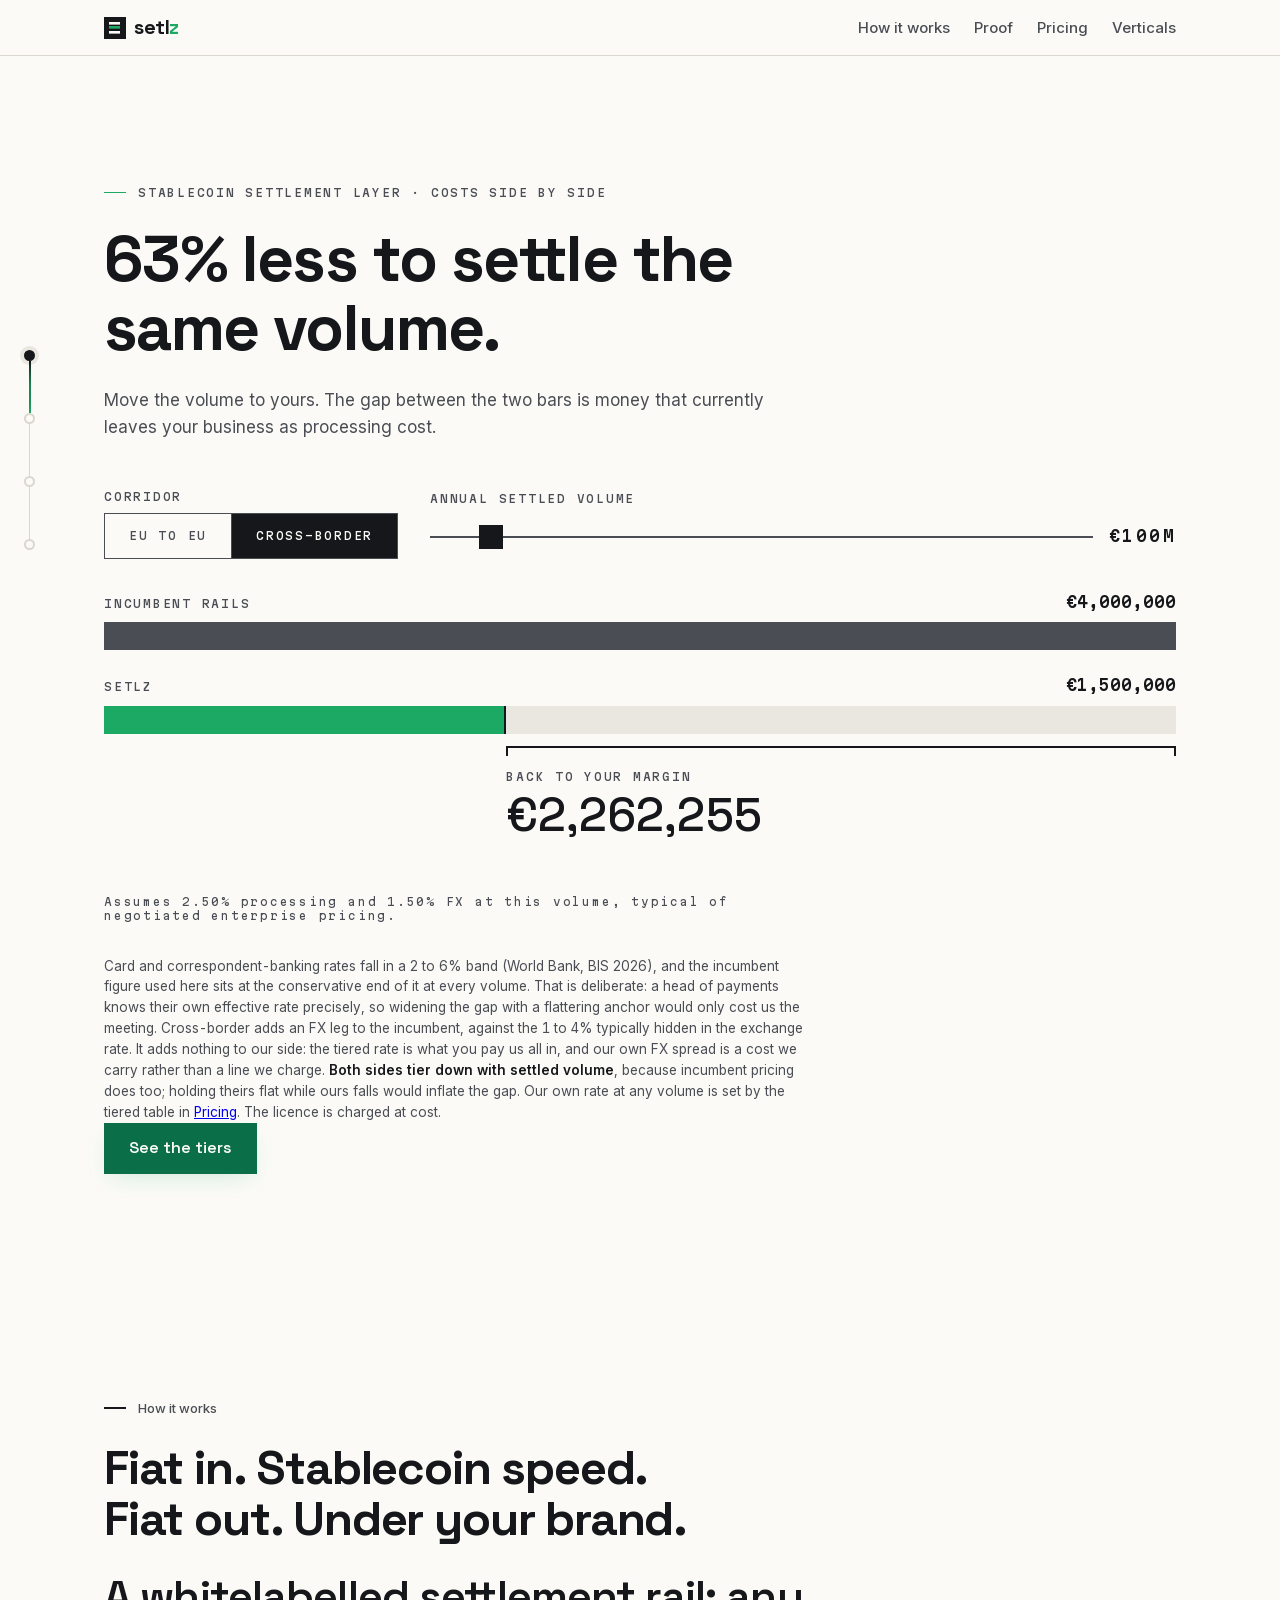
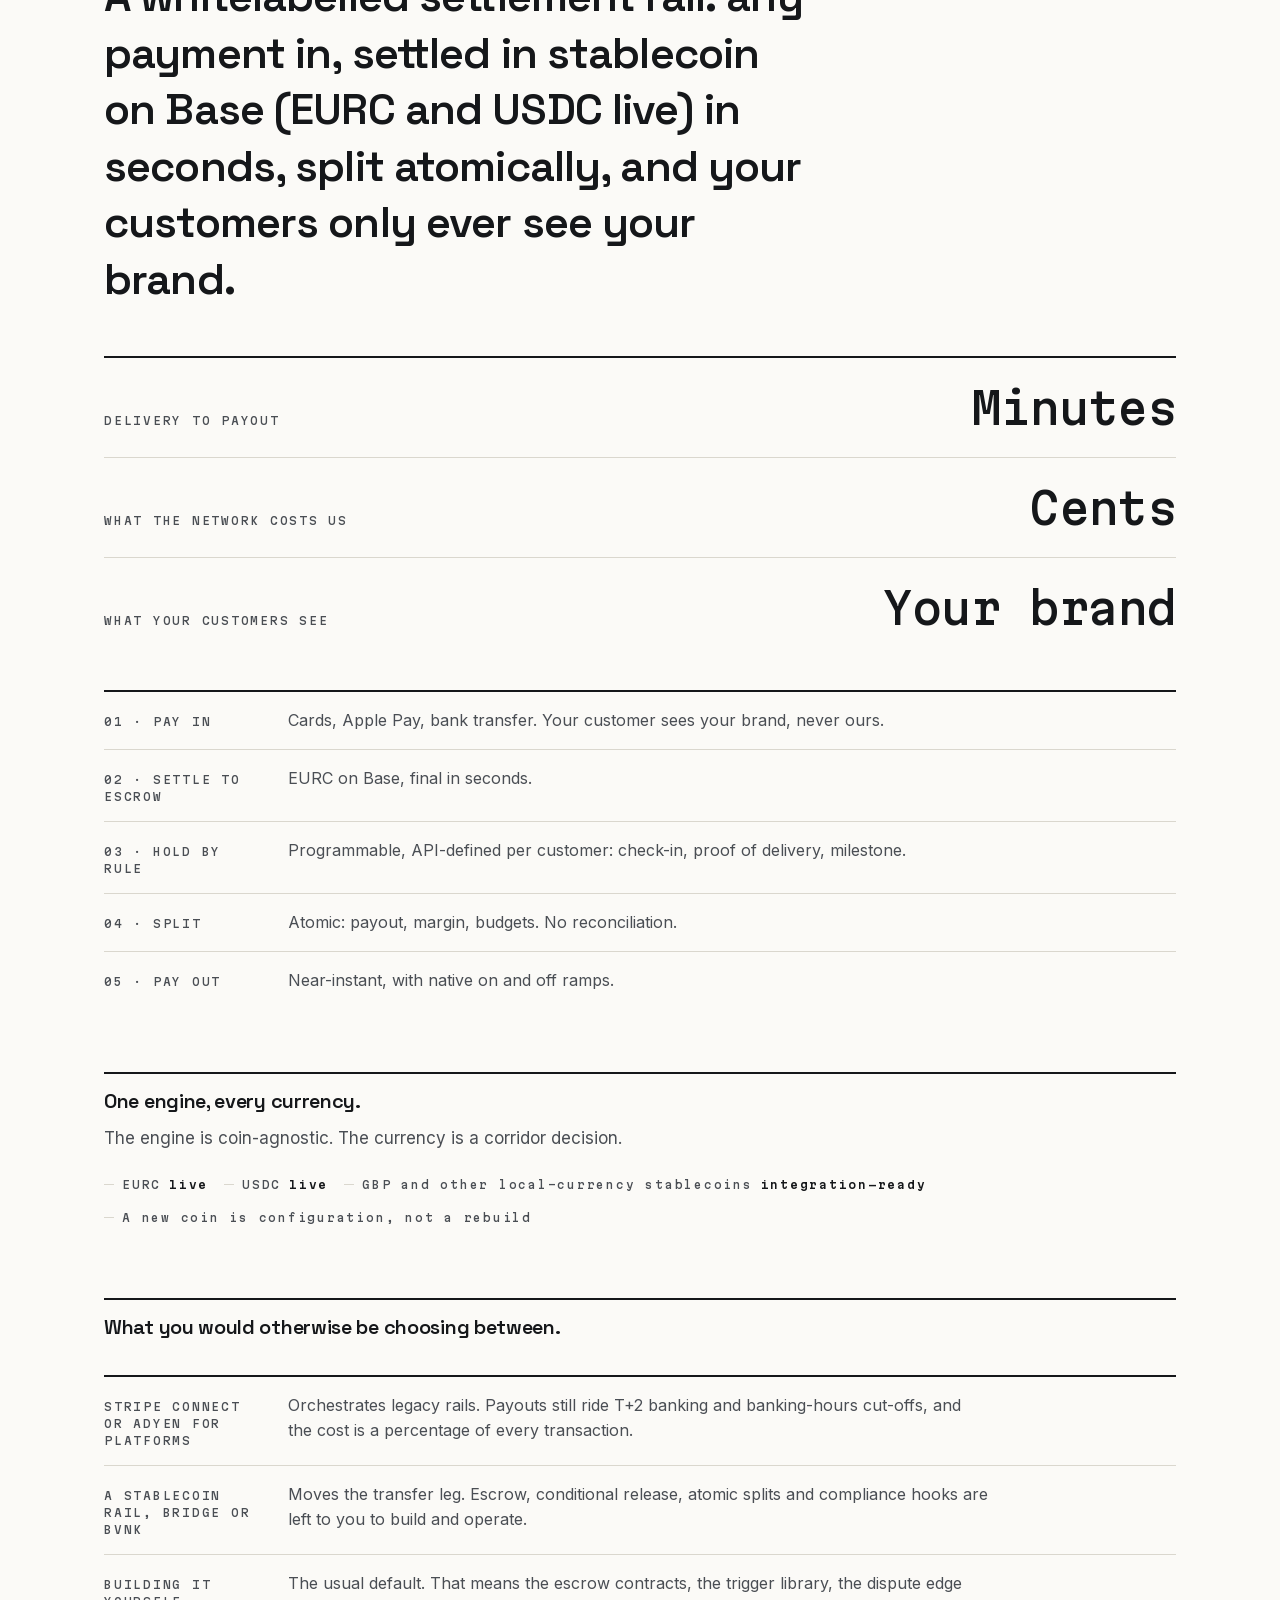
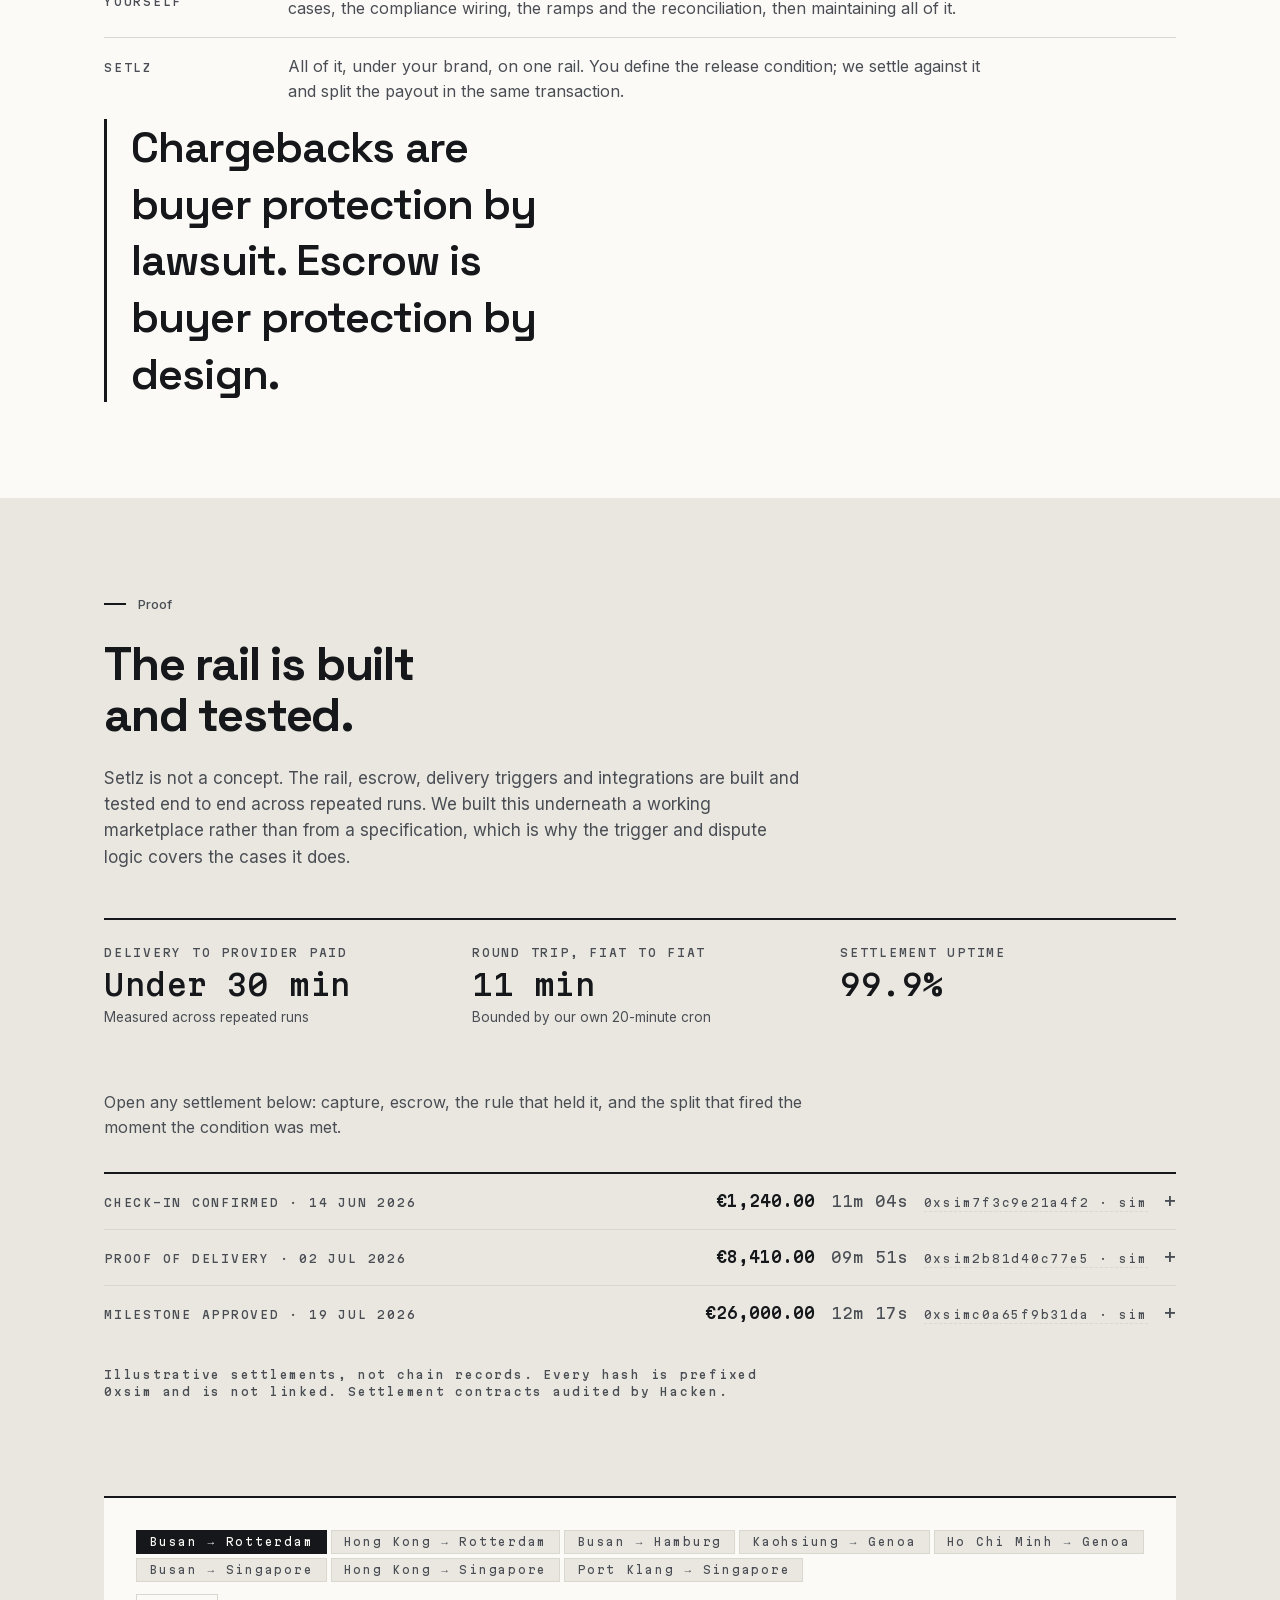
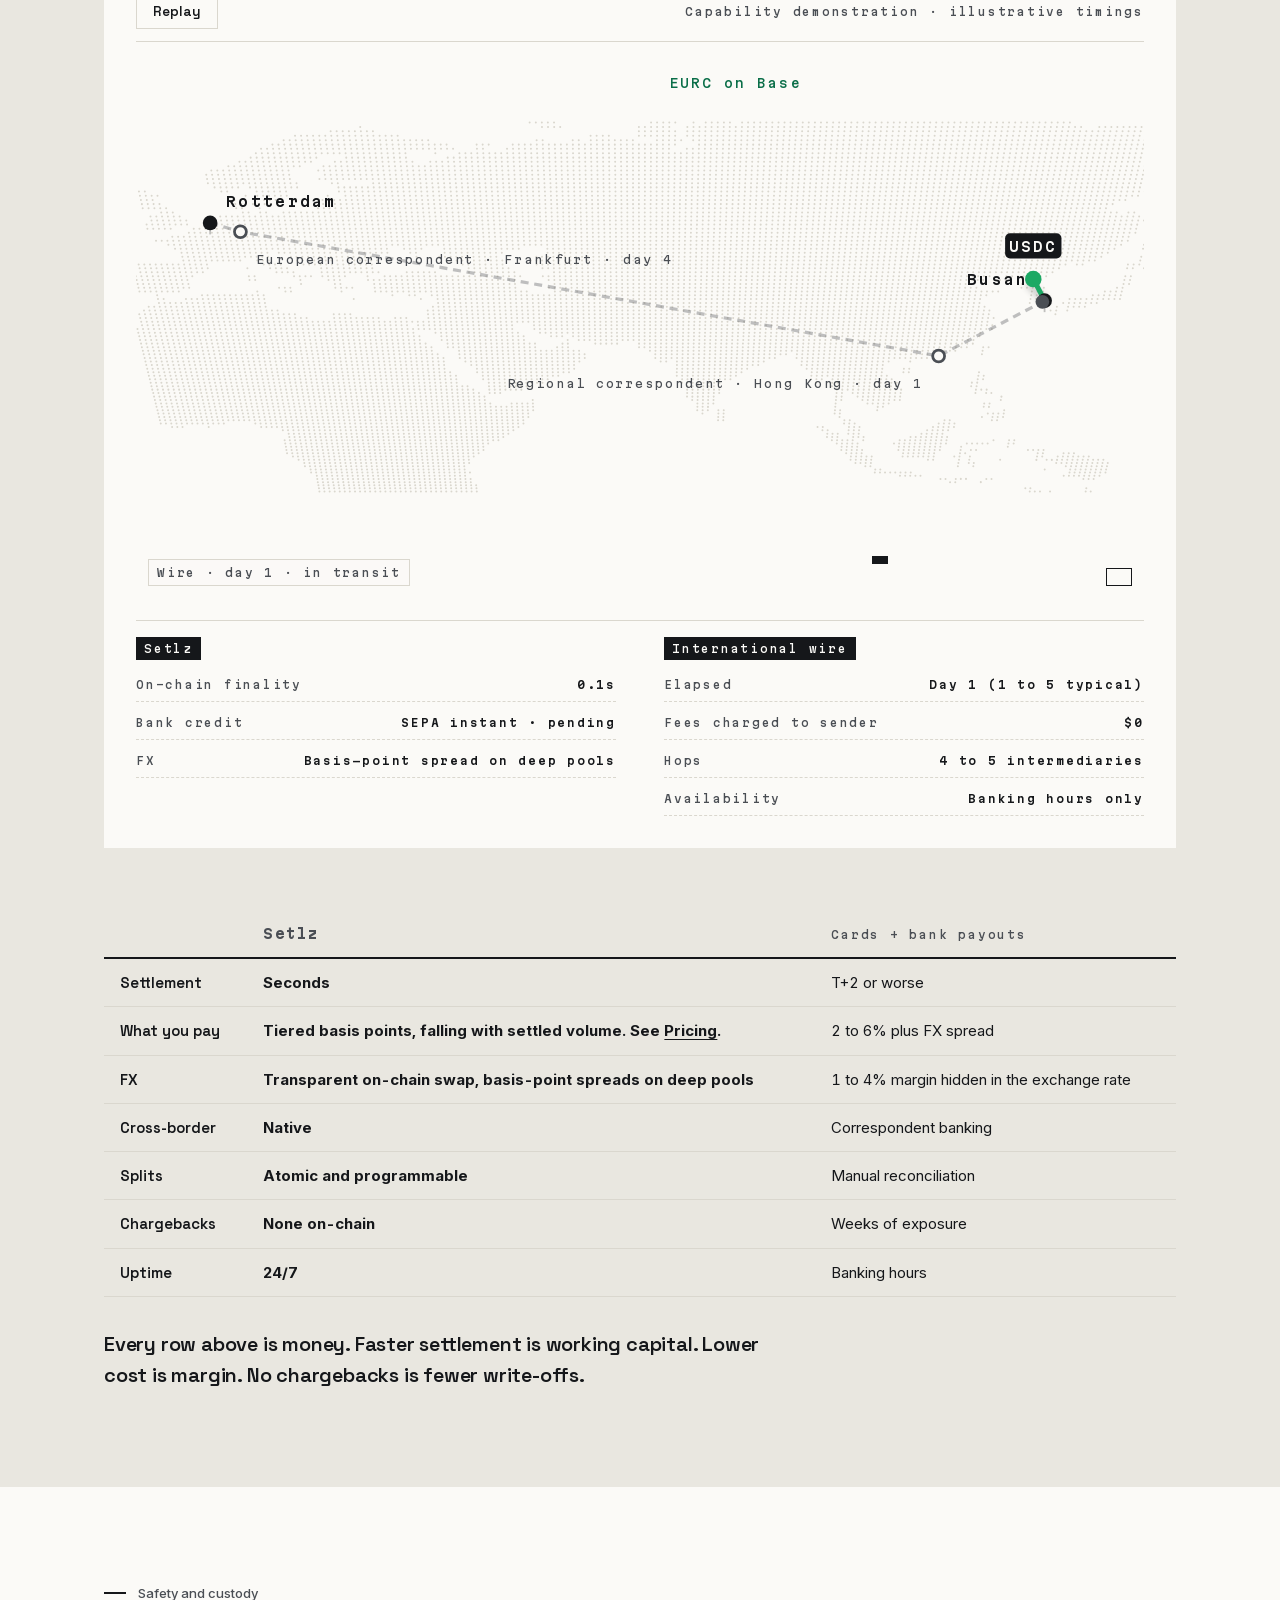
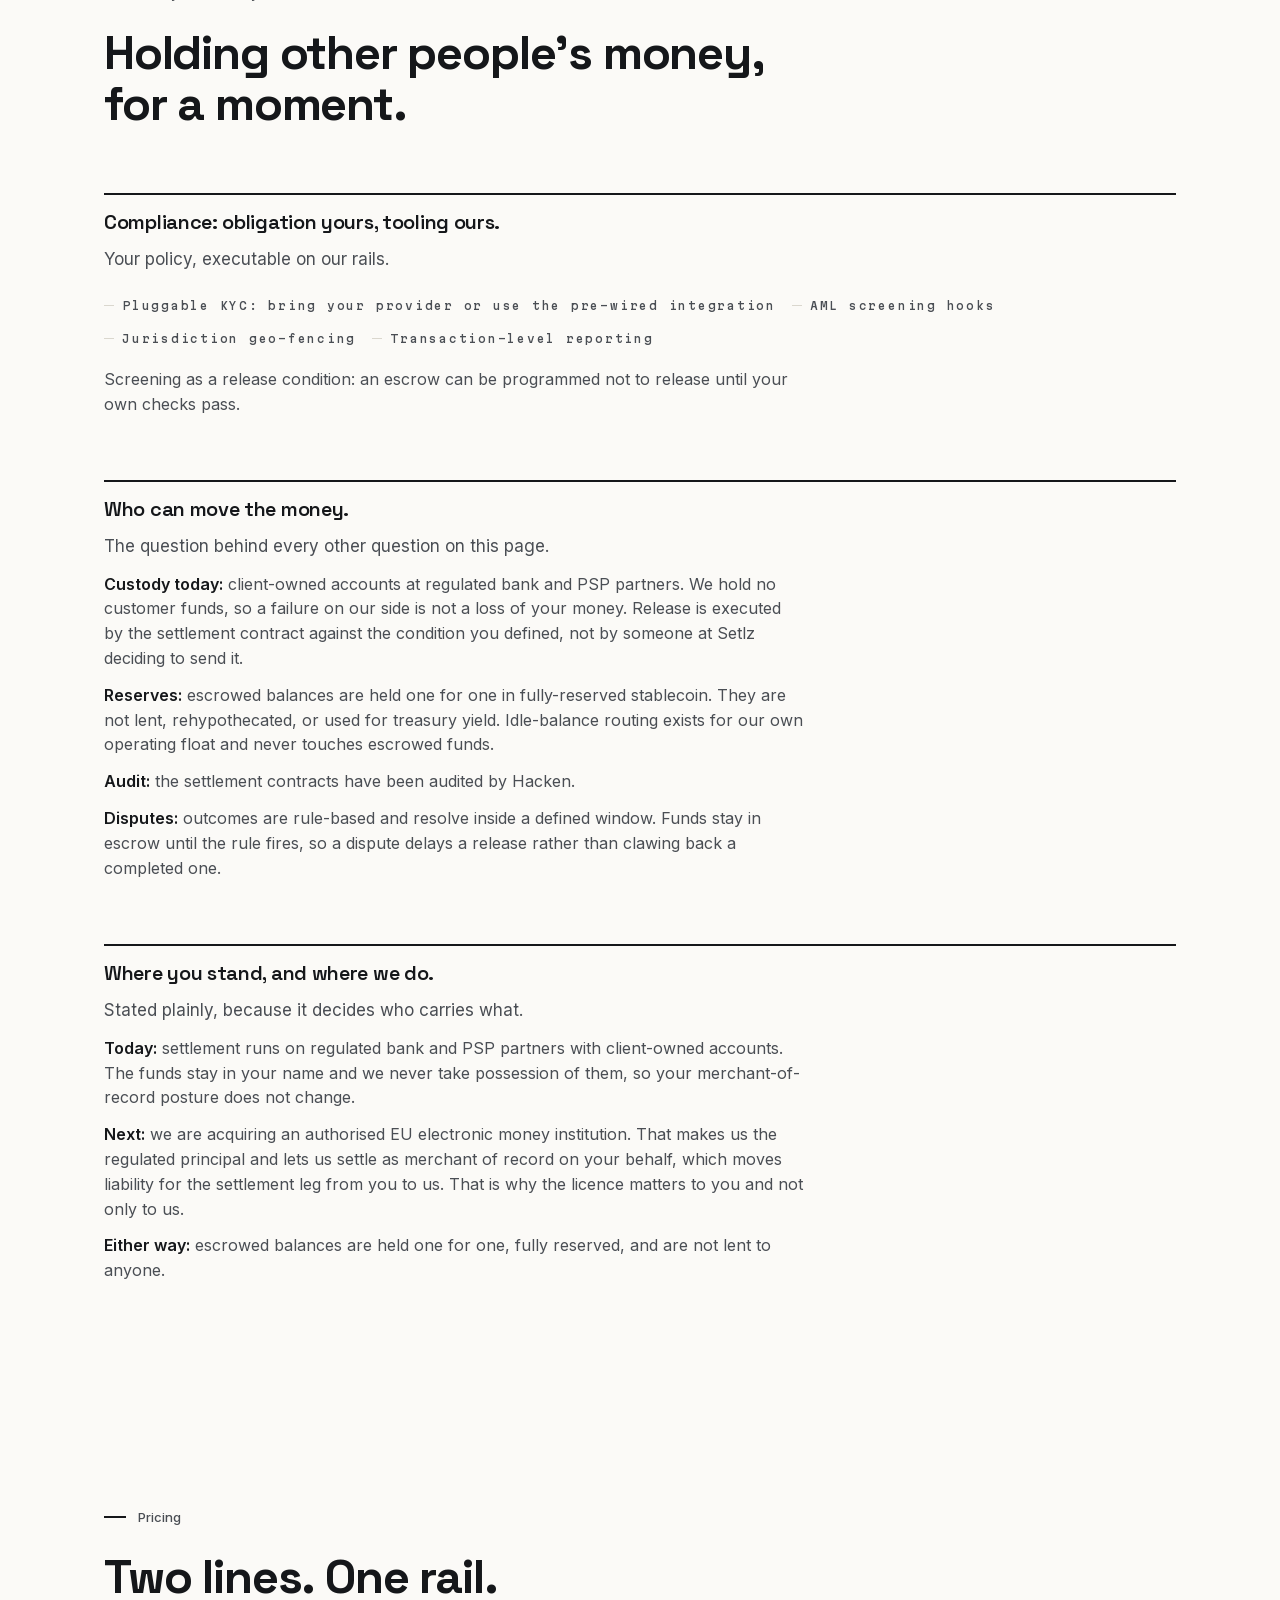
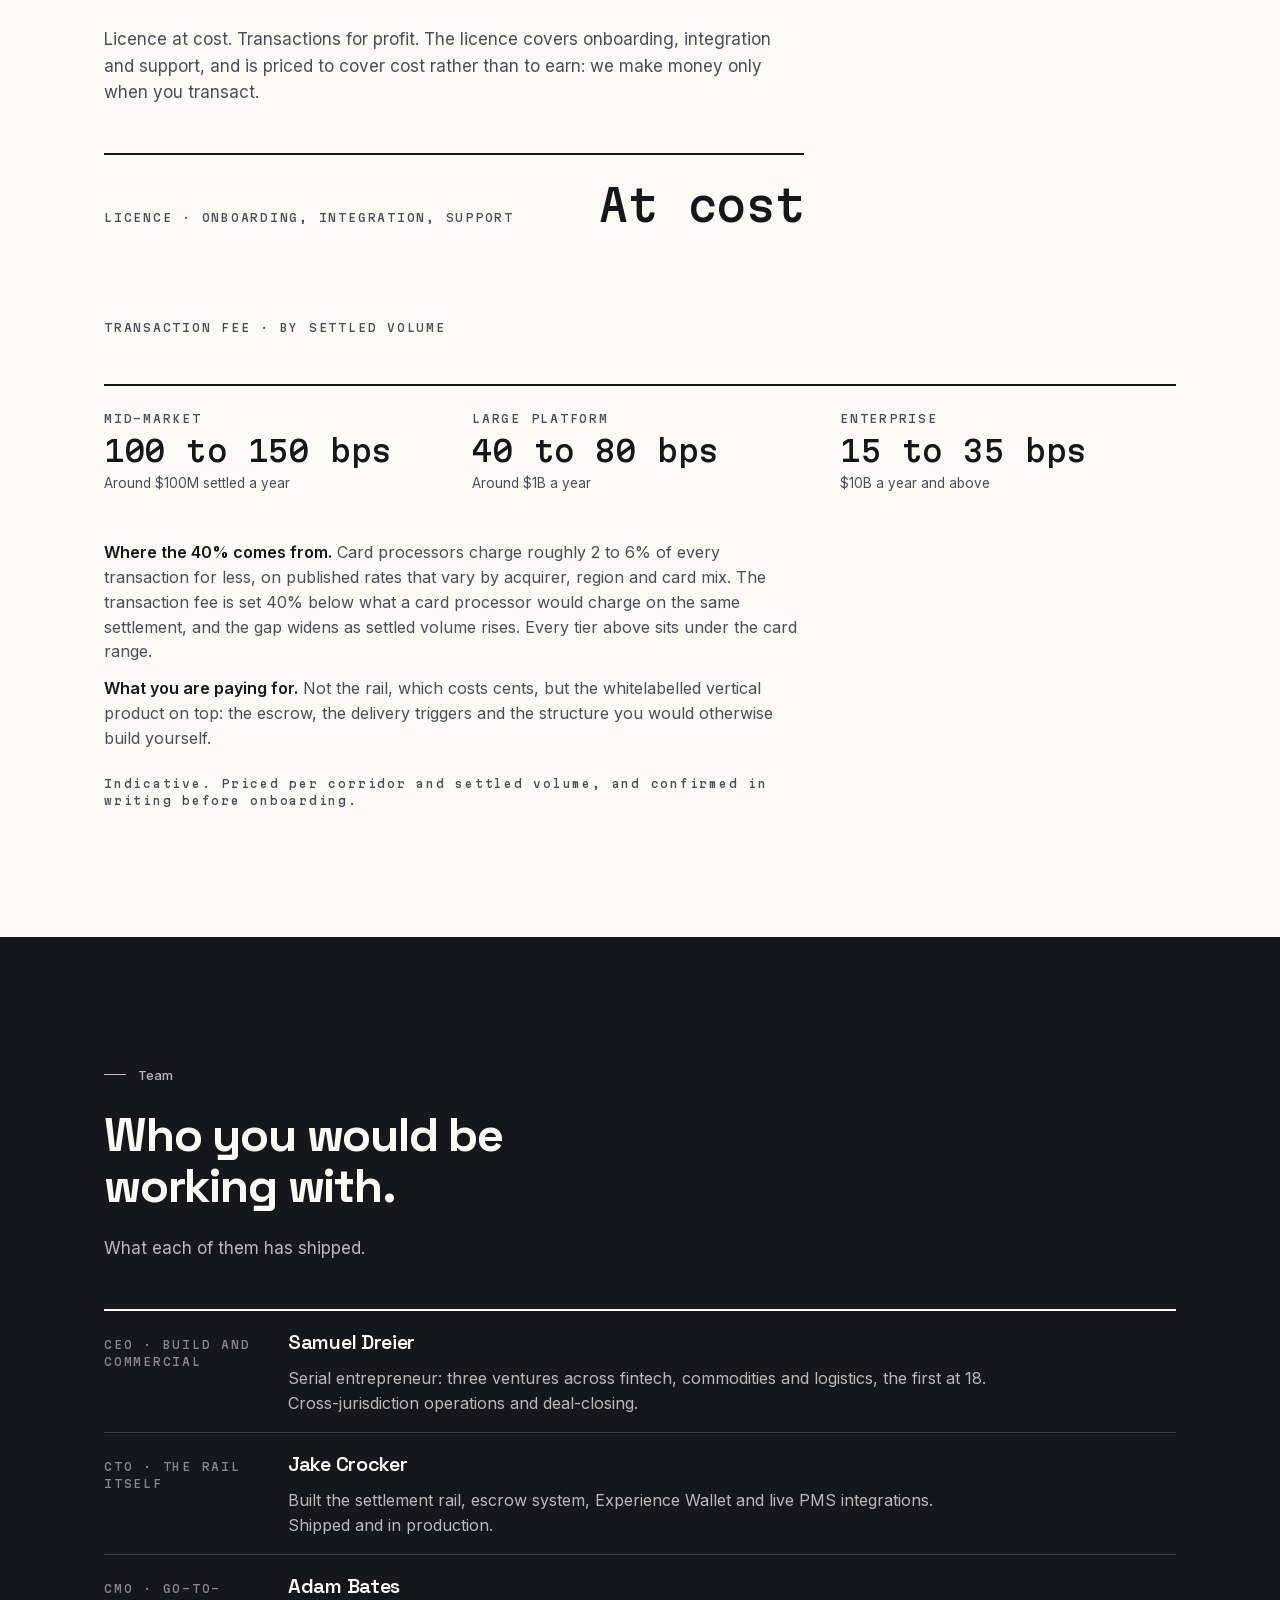
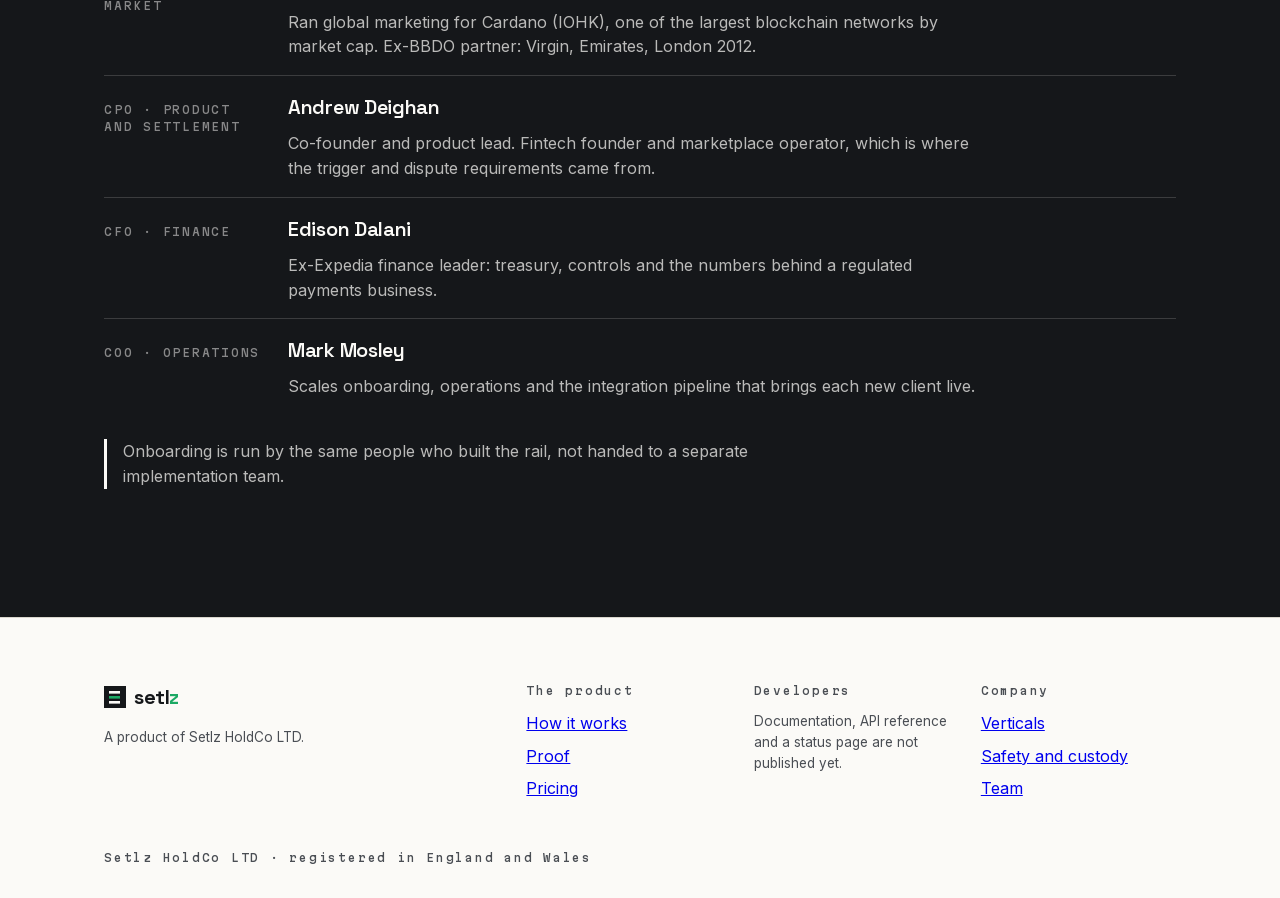
<file: index.html>
<!doctype html>
<html lang="en">
<head>
<meta charset="utf-8">
<meta name="viewport" content="width=device-width, initial-scale=1">
<title>Setlz · whitelabelled stablecoin settlement infrastructure</title>
<meta name="description" content="Settlement infrastructure for platforms that take payment before they deliver. Funds are held against a condition and released the moment delivery lands, settled in stablecoin on Base (EURC and USDC live), split atomically, under your brand.">

<!-- ============================================================
     INDEXING (Phase 6.2 · flipped at launch, 2026-08-04)

     The crawl-blocking fail-safe is deliberately removed: the site is live
     and indexable, paired with the production block in robots.txt. If a
     staging copy of this repo is ever hosted, close that origin with an
     X-Robots-Tag header, never by editing this file.
============================================================ -->
<meta name="robots" content="index, follow">

<link rel="canonical" href="https://setlz.com/">
<meta property="og:type" content="website">
<meta property="og:site_name" content="Setlz">
<meta property="og:title" content="Setlz · whitelabelled stablecoin settlement infrastructure">
<meta property="og:description" content="Settlement infrastructure for platforms that take payment before they deliver. Funds are held against a condition and released the moment delivery lands, settled in stablecoin on Base (EURC and USDC live), split atomically, under your brand.">
<meta property="og:url" content="https://setlz.com/">
<meta property="og:image" content="https://setlz.com/og-image.png">
<meta property="og:image:width" content="1200">
<meta property="og:image:height" content="630">
<meta name="twitter:card" content="summary_large_image">
<meta name="twitter:title" content="Setlz · whitelabelled stablecoin settlement infrastructure">
<meta name="twitter:description" content="Settlement infrastructure for platforms that take payment before they deliver. Funds are held against a condition and released the moment delivery lands, settled in stablecoin on Base (EURC and USDC live), split atomically, under your brand.">
<meta name="twitter:image" content="https://setlz.com/og-image.png">
<!-- Self-hosted variable faces, 94KB total for the latin subset.
     Preloaded so the stylesheet does not gate first paint on a
     third-party round trip. -->
<link rel="preload" href="fonts/inter-latin-var.woff2" as="font" type="font/woff2" crossorigin>
<link rel="preload" href="fonts/martian-mono-latin-var.woff2" as="font" type="font/woff2" crossorigin>
<link rel="preload" href="fonts/space-grotesk-latin-var.woff2" as="font" type="font/woff2" crossorigin>
<link rel="stylesheet" href="styles.css">
</head>
<body>

<!-- ============================================================
     SETTLEMENT RAIL (Phase 3.1)
     The deck's settlement line, vertical and scroll-driven. Node labels and
     sequence are the deck's, unchanged. Decorative only: aria-hidden, no
     focusable children, pointer-events none. Everything it conveys is also
     stated in the page text.
============================================================ -->
<div class="rail" id="rail" aria-hidden="true">
  <div class="rail-track">
    <div class="rail-node" data-node="0"><span class="rail-dot"></span><span class="rail-lbl">Customer pays</span></div>
    <div class="rail-seg" data-seg="0"></div>
    <div class="rail-node" data-node="1"><span class="rail-dot"></span><span class="rail-lbl">Held in escrow</span></div>
    <div class="rail-seg" data-seg="1"></div>
    <div class="rail-node" data-node="2"><span class="rail-dot"></span><span class="rail-lbl">Stablecoin service delivered</span></div>
    <div class="rail-seg" data-seg="2"></div>
    <div class="rail-node" data-node="3"><span class="rail-dot"></span><span class="rail-lbl">Provider paid</span></div>
  </div>
</div>

<!-- ============================================================
     NAV
============================================================ -->
<header class="nav">
  <div class="nav-inner">
    <a class="logo" href="#top">
      <span class="logo-mark" aria-hidden="true"></span>
      <span class="logo-word" data-brand>Setlz</span>
    </a>
    <nav class="nav-links">
      <a href="#how">How it works</a>
      <a href="#proof">Proof</a>
      <a href="#pricing">Pricing</a>
      <a href="/verticals/">Verticals</a>
    </nav>
  </div>
</header>

<main id="top">


<!-- ============================================================
     1. HERO  ·  SETTLEMENT COST COMPARISON

     The primary hero. A platform's annual settlement cost on incumbent rails
     against the same volume on Setlz, where the GAP BETWEEN THE TWO BARS is
     the saving. Live volume control and a corridor toggle.

     WHAT IS DELIBERATELY ABSENT: any figure describing what the platform
     charges its own customers. No commission, no take rate, no split. We do
     not know it and must never assert it. Every figure here is either our own
     published rate or a sourced third-party rate, and the note says which.

     THE ONE ALIGNMENT RULE: the Setlz bar width and the bracket's left edge
     both read the single custom property --setlz-w, set in one place by
     app.js. They are never set independently. If they were they would drift
     at some viewport width and the entire point of the graphic breaks.

     Static markup below is the completed EU-to-EU state at the €100M default,
     so with JavaScript disabled the hero shows a correct, readable comparison
     rather than two empty bars. app.js takes over from that state.
============================================================ -->
<section class="hero tier-primary" id="hero">
  <div class="container">
    <p class="cc-eyebrow"><span class="cc-eyebrow-rule" aria-hidden="true"></span>Stablecoin settlement layer &middot; costs side by side</p>

    <!-- The saving percentage is computed, never hardcoded in copy. A figure
         rather than a spelled-out word: "Forty" and "Sixty-three" are
         different widths, so the headline re-wrapped on every corridor
         change. -->
    <h1 class="hero-h1"><span class="hero-pct" id="cc-pct">63</span>% less to settle the same volume.</h1>
    <p class="hero-sub">Move the volume to yours. The gap between the two bars is money that currently leaves your business as processing cost.</p>

    <div class="cc" id="cc">
      <div class="cc-controls">
        <!-- A real radio group. Native inputs rather than role="radio" divs:
             arrow-key operation, the checked state and the group semantics all
             come from the platform, and aria-checked on a native radio is
             redundant. Only the presentation is custom. -->
        <fieldset class="cc-corridor">
          <legend class="cc-legend">Corridor</legend>
          <div class="cc-seg">
            <label class="cc-seg-opt">
              <input type="radio" name="cc-corridor" value="eu">
              <span>EU to EU</span>
            </label>
            <label class="cc-seg-opt">
              <!-- Cross-border is the default: the beachhead is APAC to Europe,
                   so the default must match the corridors the map shows. -->
              <input type="radio" name="cc-corridor" value="xb" checked>
              <span>Cross-border</span>
            </label>
          </div>
        </fieldset>

        <div class="cc-vol">
          <label class="cc-legend" for="cc-volume">Annual settled volume</label>
          <div class="cc-vol-row">
            <input class="cc-range" type="range" id="cc-volume" min="25" max="1000" step="5" value="100">
            <output class="cc-vol-out" id="cc-volume-out" for="cc-volume">&euro;100M</output>
          </div>
        </div>
      </div>

      <!-- --setlz-w is the single source of truth for the proportion. -->
      <div class="cc-bars" id="cc-bars" style="--setlz-w: 37.5%">
        <div class="cc-row">
          <div class="cc-row-head">
            <span class="cc-row-label">Incumbent rails</span>
            <span class="cc-amt" id="cc-inc-amt">&euro;4,000,000</span>
          </div>
          <div class="cc-track"><span class="cc-fill cc-fill-inc" id="cc-inc-fill"></span></div>
        </div>

        <div class="cc-row">
          <div class="cc-row-head">
            <span class="cc-row-label"><span data-brand>Setlz</span></span>
            <span class="cc-amt" id="cc-setlz-amt">&euro;1,600,000</span>
          </div>
          <div class="cc-track"><span class="cc-fill cc-fill-setlz" id="cc-setlz-fill"></span></div>
        </div>

        <!-- Same width as the tracks above by construction: both are full-width
             children of .cc-bars, so a percentage means the same thing in both
             and the bracket cannot drift from the bar end. -->
        <div class="cc-gap">
          <div class="cc-bracket is-shown" id="cc-bracket" aria-hidden="true"></div>
          <div class="cc-saving is-shown" id="cc-saving">
            <span class="cc-saving-label">Back to your margin</span>
            <span class="cc-saving-amt" id="cc-saving-amt">&euro;2,500,000</span>
            <span class="cc-cume is-shown" id="cc-cume">Over three years <strong id="cc-cume-amt">&euro;7,500,000</strong></span>
          </div>
        </div>
      </div>

      <!-- At a billion euro a reader asks what they are being compared
           against. Naming the incumbent assumption at the CURRENT volume
           pre-empts the objection instead of waiting for it. Computed, never
           written: it moves with the slider. -->
      <p class="cc-assume" id="cc-assume"></p>

      <p class="cc-note">Card and correspondent-banking rates fall in a 2 to 6% band (World Bank, BIS 2026), and the incumbent figure used here sits at the conservative end of it at every volume. That is deliberate: a head of payments knows their own effective rate precisely, so widening the gap with a flattering anchor would only cost us the meeting. Cross-border adds an FX leg to the incumbent, against the 1 to 4% typically hidden in the exchange rate. It adds nothing to our side: the tiered rate is what you pay us all in, and our own FX spread is a cost we carry rather than a line we charge. <strong>Both sides tier down with settled volume</strong>, because incumbent pricing does too; holding theirs flat while ours falls would inflate the gap. Our own rate at any volume is set by the tiered table in <a href="#pricing">Pricing</a>. The licence is charged at cost.</p>

      <div class="sr-only" aria-live="polite" id="cc-live"></div>
    </div>

    <!-- One action. The request-a-demo CTA was removed along with the form, so
         the tiered table is the remaining next step. -->
    <div class="hero-ctas">
      <a class="btn btn-primary" href="#pricing">See the tiers</a>
    </div>
  </div>
</section>

<!-- ============================================================
     2. WHAT IT IS
============================================================ -->

<!-- ============================================================
     2. HOW IT WORKS
     Consolidation (Phase 1.0): absorbs What it is as its lede, the five
     steps, the escrow demo and the currency engine. One eyebrow, one
     headline, one closing thought.
============================================================ -->
<section class="section band tier-standard" id="how">
  <div class="container">
    <p class="eyebrow">How it works</p>
    <h2 class="h2">Fiat in. Stablecoin speed.<br>Fiat out. Under your brand.</h2>
    <!-- NOT "a rail they own, not rent". They license the rail from us: that is
         the whole business model, a licence at cost plus a transaction fee. If
         they owned it there would be nothing to integrate and nothing to pay
         for. What is theirs is the brand and the customer relationship; the
         rail is ours, and saying otherwise is a claim a buyer would unpick in
         the first call. -->
<p class="statement reveal">A whitelabelled settlement rail: any payment in, settled in stablecoin on Base (EURC and USDC live) in seconds, split atomically, and your customers only ever see your brand.</p>

<div class="group reveal">
      <div class="grow grow-lv"><span class="glabel">Delivery to payout</span><span class="gval-lg">Minutes</span></div>
      <!-- This is our cost, not our price. The old label scoped it with a
           qualifier ("the stablecoin leg") and still read as what we charge.
           A figure that needs a footnote to be read correctly is the wrong
           figure; the label now says whose money it is. -->
      <div class="grow grow-lv"><span class="glabel">What the network costs us</span><span class="gval-lg">Cents</span></div>
      <!-- Was labelled "Ownership", which claimed the customer owns the rail.
           They do not. What they get is their brand on the front of it. -->
      <div class="grow grow-lv"><span class="glabel">What your customers see</span><span class="gval-lg">Your brand</span></div>
    </div>

<div class="group reveal">
      <div class="grow grow-def"><span class="glabel">01 &middot; Pay in</span><p>Cards, Apple Pay, bank transfer. Your customer sees your brand, never ours.</p></div>
      <div class="grow grow-def"><span class="glabel">02 &middot; Settle to escrow</span><p>EURC on Base, final in seconds.</p></div>
      <div class="grow grow-def"><span class="glabel">03 &middot; Hold by rule</span><p>Programmable, API-defined per customer: check-in, proof of delivery, milestone.</p></div>
      <div class="grow grow-def"><span class="glabel">04 &middot; Split</span><p>Atomic: payout, margin, budgets. No reconciliation.</p></div>
      <div class="grow grow-def"><span class="glabel">05 &middot; Pay out</span><p>Near-instant, with native on and off ramps.</p></div>
    </div>

<!-- Multi-coin strip (change order v2.5). Compact, not a numbered section. -->
    <div class="block reveal">
      <h3>One engine, every currency.</h3>
      <p class="block-lead">The engine is coin-agnostic. The currency is a corridor decision.</p>
      <ul class="ilist">
        <li>EURC <strong>live</strong></li>
        <li>USDC <strong>live</strong></li>
        <li>GBP and other local-currency stablecoins <strong>integration-ready</strong></li>
        <li>A new coin is configuration, not a rebuild</li>
      </ul>
    </div>


    <!-- The three options a platform actually chooses between (Phase 5.5).
         Factual, no adjectives, no defensibility language. States what each
         option leaves the platform to do. -->
    <div class="block reveal">
      <h3>What you would otherwise be choosing between.</h3>
      <div class="group">
        <div class="grow grow-def">
          <span class="glabel">Stripe Connect or Adyen for Platforms</span>
          <p>Orchestrates legacy rails. Payouts still ride T+2 banking and banking-hours cut-offs, and the cost is a percentage of every transaction.</p>
        </div>
        <div class="grow grow-def">
          <span class="glabel">A stablecoin rail, Bridge or BVNK</span>
          <p>Moves the transfer leg. Escrow, conditional release, atomic splits and compliance hooks are left to you to build and operate.</p>
        </div>
        <div class="grow grow-def">
          <span class="glabel">Building it yourself</span>
          <p>The usual default. That means the escrow contracts, the trigger library, the dispute edge cases, the compliance wiring, the ramps and the reconciliation, then maintaining all of it.</p>
        </div>
        <div class="grow grow-def">
          <span class="glabel"><span data-brand>Setlz</span></span>
          <p>All of it, under your brand, on one rail. You define the release condition; we settle against it and split the payout in the same transaction.</p>
        </div>
      </div>
    </div>

<div class="pullquotes">
      <p class="pullquote reveal">Chargebacks are buyer protection by lawsuit. Escrow is buyer protection by design.</p>
    </div>
  </div>
</section>

<!-- ============================================================
     3. PROOF
     Absorbs the measured figures, the settlement anatomy and the
     comparison table.
============================================================ -->
<section class="section band-support tier-standard" id="proof">
  <div class="container">
    <p class="eyebrow">Proof</p>
    <h2 class="h2">The rail is built<br>and tested.</h2>
<!-- Proof (deck slide 09). Relocated here when the race widget was deleted:
         this is section content, not demo chrome, and it belongs beside the
         surviving demo. -->
    <p class="race-caption"><span data-brand>Setlz</span> is not a concept. The rail, escrow, delivery triggers and integrations are built and tested end to end across repeated runs. We built this underneath a working marketplace rather than from a specification, which is why the trigger and dispute logic covers the cases it does.</p>

    <!-- Three columns, not three rows. As stacked .grow-lv rows the label sat
         hard left and the value hard right with ~300px of nothing between
         them, three times over, and the long qualifiers made the labels wrap
         into the void. Splitting each into label / value / qualifier and
         setting them side by side removes the gap, drops the block from 305px
         to about half that, and lets the three figures read as one band
         instead of three lonely lines. -->
    <div class="statband reveal">
      <div class="statband-cell">
        <span class="glabel">Delivery to provider paid</span>
        <span class="statband-val">Under 30 min</span>
        <span class="statband-note">Measured across repeated runs</span>
      </div>
      <div class="statband-cell">
        <span class="glabel">Round trip, fiat to fiat</span>
        <span class="statband-val">11 min</span>
        <span class="statband-note">Bounded by our own 20-minute cron</span>
      </div>
      <div class="statband-cell">
        <span class="glabel">Settlement uptime</span>
        <span class="statband-val">99.9%</span>
      </div>
    </div>

    <!-- Was a second .section-lede at 19.6px, which read as a second headline
         in a section that already has one. Demoted to an instruction sitting
         directly on the rows it describes. -->
    <p class="pstats-lede reveal">Open any settlement below: capture, escrow, the rule that held it, and the split that fired the moment the condition was met.</p>
    <div class="group reveal" id="anat-rows"></div>
    <p class="anat-foot mono" id="anat-foot"></p>
    <div class="sr-only" aria-live="polite" id="anat-live"></div>

<!-- Cross-border world map race (change order v2.3). All corridor data in WM_CONFIG in app.js. -->
    <div class="wm reveal" id="wm">
      <div class="wm-top">
        <div class="wm-corridors" id="wm-corridors" role="group" aria-label="Corridor presets"></div>
        <button class="btn btn-ghost btn-sm" id="wm-replay" type="button">Replay</button>
        <span class="mono wm-note">Capability demonstration &middot; illustrative timings</span>
      </div>

      <div class="wm-map" id="wm-map">
        <svg id="wm-svg" preserveAspectRatio="xMidYMid meet" aria-hidden="true"></svg>
        <div class="wm-ov wm-daybox mono" id="wm-daybox" hidden></div>
        <div class="wm-ov wm-stall mono" id="wm-stall" hidden>Banking hours</div>
        <div class="wm-ov wm-flipcap" id="wm-flipcap" hidden></div>
        <div class="wm-ov wm-dest" id="wm-dest" hidden>
          <!-- id and class keep normal spelling per the README identifier rule;
               only the rendered text uses the brand spelling. Renaming these to
               "settled" silently broke the JS hook and the CSS. -->
          <div class="mono wm-settled" id="wm-settled"></div>
          <div class="mono wm-stage2" id="wm-stage2" hidden></div>
        </div>
      </div>

      <div class="wm-meters">
        <div class="wm-lane wm-lane-setlz">
          <span class="mono wm-lane-title" id="wm-lane-brand">Setlz</span>
          <div class="mono wm-row"><span>On-chain finality</span><span id="wm-fin">0.0s</span></div>
          <div class="mono wm-row"><span>Bank credit</span><span id="wm-credit">SEPA instant · pending</span></div>
          <div class="mono wm-row"><span>FX</span><span>Basis-point spread on deep pools</span></div>
        </div>
        <div class="wm-lane">
          <span class="mono wm-lane-title">International wire</span>
          <div class="mono wm-row"><span>Elapsed</span><span id="wm-elapsed">Not started</span></div>
          <!-- "charged to sender" is the like-for-like marker against the
               Setlz lane's "Network cost to us". The "typical" hedge lives in
               the value ("$30 to 40 typical"), so the label stays short: at
               390px this row is a flex pair and a long label crowds the
               figure. -->
          <div class="mono wm-row"><span>Fees charged to sender</span><span><span id="wm-fees">$0</span></span></div>
          <div class="mono wm-row"><span>Hops</span><span>4 to 5 intermediaries</span></div>
          <div class="mono wm-row"><span>Availability</span><span>Banking hours only</span></div>
        </div>
      </div>

      <p class="wm-payoff" id="wm-payoff" hidden></p>
      <div class="sr-only" aria-live="polite" id="wm-live"></div>
    </div>
<div class="table-scroll reveal">
      <table class="compare-table">
        <thead>
          <tr>
            <th class="mono"><span class="sr-only">Capability</span></th>
            <th class="mono th-setlz" data-brand>Setlz</th>
            <th class="mono">Cards + bank payouts</th>
          </tr>
        </thead>
        <tbody>
          <tr><td>Settlement</td><td class="cell-win" data-c="Setlz">Seconds</td><td data-c="Cards + bank payouts">T+2 or worse</td></tr>
          <!-- Like for like: both cells are what the platform pays. The old row
               compared our on-chain cost against their price, which is the one
               line on this page a head of payments would catch first. Our side
               points at the tiered table rather than restating a rate, because
               the table is the only place a rate of ours appears. -->
          <tr><td>What you pay</td><td class="cell-win" data-c="Setlz">Tiered basis points, falling with settled volume. See <a href="#pricing">Pricing</a>.</td><td data-c="Cards + bank payouts">2 to 6% plus FX spread</td></tr>
          <tr><td>FX</td><td class="cell-win" data-c="Setlz">Transparent on-chain swap, basis-point spreads on deep pools</td><td data-c="Cards + bank payouts">1 to 4% margin hidden in the exchange rate</td></tr>
          <tr><td>Cross-border</td><td class="cell-win" data-c="Setlz">Native</td><td data-c="Cards + bank payouts">Correspondent banking</td></tr>
          <tr><td>Splits</td><td class="cell-win" data-c="Setlz">Atomic and programmable</td><td data-c="Cards + bank payouts">Manual reconciliation</td></tr>
          <tr><td>Chargebacks</td><td class="cell-win" data-c="Setlz">None on-chain</td><td data-c="Cards + bank payouts">Weeks of exposure</td></tr>
          <tr><td>Uptime</td><td class="cell-win" data-c="Setlz">24/7</td><td data-c="Cards + bank payouts">Banking hours</td></tr>
        </tbody>
      </table>
    </div>

    <p class="compare-close reveal">Every row above is money. Faster settlement is working capital. Lower cost is margin. No chargebacks is fewer write-offs.</p>
  </div>
</section>

<!-- ============================================================
     4. SAFETY AND CUSTODY
     Absorbs the compliance content. The security and custody material
     itself is Phase 4.2 and is deliberately not written yet.
============================================================ -->
<section class="section band tier-standard" id="safety">
  <div class="container">
    <p class="eyebrow">Safety and custody</p>
    <h2 class="h2">Holding other people's money,<br>for a moment.</h2>
<!-- Compliance modules (change order v2.9). Frame: your policy, executable on
         our rails. Never "we handle compliance", never "we perform KYC for you". -->
    <div class="block reveal">
      <h3>Compliance: obligation yours, tooling ours.</h3>
      <p class="block-lead">Your policy, executable on our rails.</p>
      <ul class="ilist">
        <li>Pluggable KYC: bring your provider or use the pre-wired integration</li>
        <li>AML screening hooks</li>
        <li>Jurisdiction geo-fencing</li>
        <li>Transaction-level reporting</li>
      </ul>
      <p class="block-support">Screening as a release condition: an escrow can be programmed not to release until your own checks pass.</p>
    </div>

    <!-- ============================================================
         4.2 SAFETY AND CUSTODY
         Only what can be stated truthfully today. The audit is real (Hacken).
         Multisig threshold and insurance position are deliberately absent, per
         instruction, not omitted by oversight.

         Facts still required (Hacken report URL and date, uptime backing,
         escalation path) are recorded in README.md, launch checklist item 3.
         They are deliberately not marked here: page source must stay free of
         placeholder tokens now the site is live.
    ============================================================ -->
    <div class="block reveal">
      <h3>Who can move the money.</h3>
      <p class="block-lead">The question behind every other question on this page.</p>
      <p class="block-support"><strong>Custody today:</strong> client-owned accounts at regulated bank and PSP partners. We hold no customer funds, so a failure on our side is not a loss of your money. Release is executed by the settlement contract against the condition you defined, not by someone at <span data-brand>Setlz</span> deciding to send it.</p>
      <p class="block-support"><strong>Reserves:</strong> escrowed balances are held one for one in fully-reserved stablecoin. They are not lent, rehypothecated, or used for treasury yield. Idle-balance routing exists for our own operating float and never touches escrowed funds.</p>
      <p class="block-support"><strong>Audit:</strong> the settlement contracts have been audited by Hacken.</p>
      <p class="block-support"><strong>Disputes:</strong> outcomes are rule-based and resolve inside a defined window. Funds stay in escrow until the rule fires, so a dispute delays a release rather than clawing back a completed one.</p>
    </div>

    <div class="block reveal">
      <h3>Where you stand, and where we do.</h3>
      <p class="block-lead">Stated plainly, because it decides who carries what.</p>
      <p class="block-support"><strong>Today:</strong> settlement runs on regulated bank and PSP partners with client-owned accounts. The funds stay in your name and we never take possession of them, so your merchant-of-record posture does not change.</p>
      <p class="block-support"><strong>Next:</strong> we are acquiring an authorised EU electronic money institution. That makes us the regulated principal and lets us settle as merchant of record on your behalf, which moves liability for the settlement leg from you to us. That is why the licence matters to you and not only to us.</p>
      <p class="block-support"><strong>Either way:</strong> escrowed balances are held one for one, fully reserved, and are not lent to anyone.</p>
    </div>
  </div>
</section>


<!-- ============================================================
     PRICING (Phase 4.3)
     The two-line model was already written and is kept verbatim. What was
     missing was a number: the page claimed "40% under card processors" and
     "a thin fee" without ever saying what the fee is.

     THREE THINGS THAT MUST NEVER BE BLURRED, here or anywhere on the site:
       our price   what the customer pays us      the tiered table below
       our cost    what the rail costs us to run  labelled as ours, or absent
       their price what incumbents charge         labelled as theirs
     Never compare one of those against a different one. This block of three
     tiers is the ONLY place a rate of ours may appear: no single headline
     rate elsewhere, no percentage, no bps figure, no asterisk. The cost
     stack, the gross profit per transaction and the transaction gross margin
     are investor content and are never published here.
============================================================ -->
<!-- tier-primary, not standard. The tiers exist to signal importance and were
     doing no work: four standard sections in a row, so the page arrived at the
     price with no change of pace. This is the decision moment and it gets the
     breath before it. Grounds are NOT touched: convention 5 says banding is
     semantic and forbids alternating it for rhythm, and Safety and Pricing are
     both primary material, so both are correctly paper. -->
<section class="section band tier-primary" id="pricing">
  <div class="container">
    <p class="eyebrow">Pricing</p>
    <h2 class="h2">Two lines. One rail.</h2>
    <p class="section-lede reveal">Licence at cost. Transactions for profit. The licence covers onboarding, integration and support, and is priced to cover cost rather than to earn: we make money only when you transact.</p>

    <!-- Four stacked label/value rows put the label hard left and the figure
         hard right across the full container, and the gap was different on
         every row: 464px, 111px, 228px, 228px. The eye travelled a different
         distance each time, so the four figures never read as a column.

         The structure follows the heading instead. "Two lines" really is two
         lines: the licence, then the transaction fee, which happens to have
         three tiers. So the licence keeps a row of its own at the text measure
         and the tiers become the shared three-column band, the same primitive
         the proof figures use. -->
    <div class="group group-narrow reveal">
      <div class="grow grow-lv">
        <span class="glabel">Licence &middot; onboarding, integration, support</span>
        <span class="gval-lg">At cost</span>
      </div>
    </div>

    <p class="glabel pricing-tier-head reveal">Transaction fee &middot; by settled volume</p>
    <div class="statband reveal">
      <div class="statband-cell">
        <span class="glabel">Mid-market</span>
        <span class="statband-val">100 to 150 bps</span>
        <span class="statband-note">Around $100M settled a year</span>
      </div>
      <div class="statband-cell">
        <span class="glabel">Large platform</span>
        <span class="statband-val">40 to 80 bps</span>
        <span class="statband-note">Around $1B a year</span>
      </div>
      <div class="statband-cell">
        <span class="glabel">Enterprise</span>
        <span class="statband-val">15 to 35 bps</span>
        <span class="statband-note">$10B a year and above</span>
      </div>
    </div>

    <p class="block-support reveal"><strong>Where the 40% comes from.</strong> Card processors charge roughly 2 to 6% of every transaction for less, on published rates that vary by acquirer, region and card mix. The transaction fee is set 40% below what a card processor would charge on the same settlement, and the gap widens as settled volume rises. Every tier above sits under the card range.</p>
    <p class="block-support reveal"><strong>What you are paying for.</strong> Not the rail, which costs cents, but the whitelabelled vertical product on top: the escrow, the delivery triggers and the structure you would otherwise build yourself.</p>
    <p class="mono anat-foot reveal">Indicative. Priced per corridor and settled volume, and confirmed in writing before onboarding.</p>
  </div>
</section>

<!-- ============================================================
     6. WHY SETLZ WINS
============================================================ -->
<!-- ============================================================
     WHY WE WIN (Phase 5.5)
     The ~630-word competitive teardown, the trump card and the moat
     breakdown moved to /why. At that length on a landing page it read as
     insecurity, and it is investor material rather than something a
     prospect reads. One paragraph and a link survive here, keeping the
     strongest line. Why-now stays: market timing is not a teardown.
============================================================ -->

<!-- ============================================================
     6. TEAM

     Was the demo section: it carried the request-a-demo form and absorbed the
     team in the 1.0 consolidation. The form is removed, so what is left is the
     team on the one dark band.

     It now uses .band-dark rather than the bespoke .demo-band. Same ground, but
     flat ink instead of a gradient, and the on-dark token overrides live in one
     place instead of being duplicated per-section. ANYTHING placed on this band
     must have its contrast rechecked, not just its layout: that bug shipped
     twice here already.
============================================================ -->
<section class="section band-dark tier-primary" id="team">
  <div class="container">
    <p class="eyebrow">Team</p>
    <h2 class="h2">Who you would be<br>working with.</h2>
<p class="section-lede reveal">What each of them has shipped.</p>

    <div class="group reveal">
      <div class="grow grow-def">
        <span class="glabel">CEO &middot; Build and commercial</span>
        <div><h3>Samuel Dreier</h3><p>Serial entrepreneur: three ventures across fintech, commodities and logistics, the first at 18. Cross-jurisdiction operations and deal-closing.</p></div>
      </div>
      <div class="grow grow-def">
        <span class="glabel">CTO &middot; The rail itself</span>
        <div><h3>Jake Crocker</h3><p>Built the settlement rail, escrow system, Experience Wallet and live PMS integrations. Shipped and in production.</p></div>
      </div>
      <div class="grow grow-def">
        <span class="glabel">CMO &middot; Go-to-market</span>
        <div><h3>Adam Bates</h3><p>Ran global marketing for Cardano (IOHK), one of the largest blockchain networks by market cap. Ex-BBDO partner: Virgin, Emirates, London 2012.</p></div>
      </div>
      <div class="grow grow-def">
        <span class="glabel">CPO &middot; Product and settlement</span>
        <div><h3>Andrew Deighan</h3><p>Co-founder and product lead. Fintech founder and marketplace operator, which is where the trigger and dispute requirements came from.</p></div>
      </div>
      <div class="grow grow-def">
        <span class="glabel">CFO &middot; Finance</span>
        <div><h3>Edison Dalani</h3><p>Ex-Expedia finance leader: treasury, controls and the numbers behind a regulated payments business.</p></div>
      </div>
      <div class="grow grow-def">
        <span class="glabel">COO &middot; Operations</span>
        <div><h3>Mark Mosley</h3><p>Scales onboarding, operations and the integration pipeline that brings each new client live.</p></div>
      </div>
    </div>
    <p class="team-advisors reveal">Onboarding is run by the same people who built the rail, not handed to a separate implementation team.</p>
  </div>
</section>

</main>

<!-- ============================================================
     8. FOOTER
============================================================ -->
<footer class="footer">
  <div class="container">
    <div class="footer-grid">
      <div class="footer-brand">
        <a class="logo" href="#top">
          <span class="logo-mark" aria-hidden="true"></span>
          <span class="logo-word" data-brand>Setlz</span>
        </a>
        <p class="footer-parent">A product of Setlz HoldCo LTD.</p>
      </div>
      <!-- One decision per link, and nothing stays as "#" (Phase 6.2).

           The product column now points at sections that exist rather than at
           invented feature pages. The developer column is deliberately plain
           text: for infrastructure sold to engineers, a dead docs link is a
           louder credibility signal than admitting the docs are not published,
           and a "coming soon" stub that says nothing is the same lie with an
           extra click. -->
      <div class="footer-col">
        <span class="mono footer-head">The product</span>
        <a href="#how">How it works</a>
        <a href="#proof">Proof</a>
        <a href="#pricing">Pricing</a>
      </div>
      <div class="footer-col">
        <span class="mono footer-head">Developers</span>
        <p class="footer-plain">Documentation, API reference and a status page are not published yet.</p>
      </div>
      <div class="footer-col">
        <span class="mono footer-head">Company</span>
        <a href="/verticals/">Verticals</a>
        <a href="#safety">Safety and custody</a>
        <a href="#team">Team</a>
      </div>
    </div>
    <!-- Facts still required here (registered company number, registered
         office, a real contact email, which remains the only missing route to
         a human) are recorded in README.md, launch checklist item 3. Not
         marked with placeholder tokens: page source stays clean now the site
         is live. -->
    <p class="mono footer-legal">Setlz HoldCo LTD &middot; registered in England and Wales</p>
  </div>
</footer>

<script src="settlements.js"></script>
<script src="map-dots.js"></script>
<script src="app.js"></script>
</body>
</html>
</file>
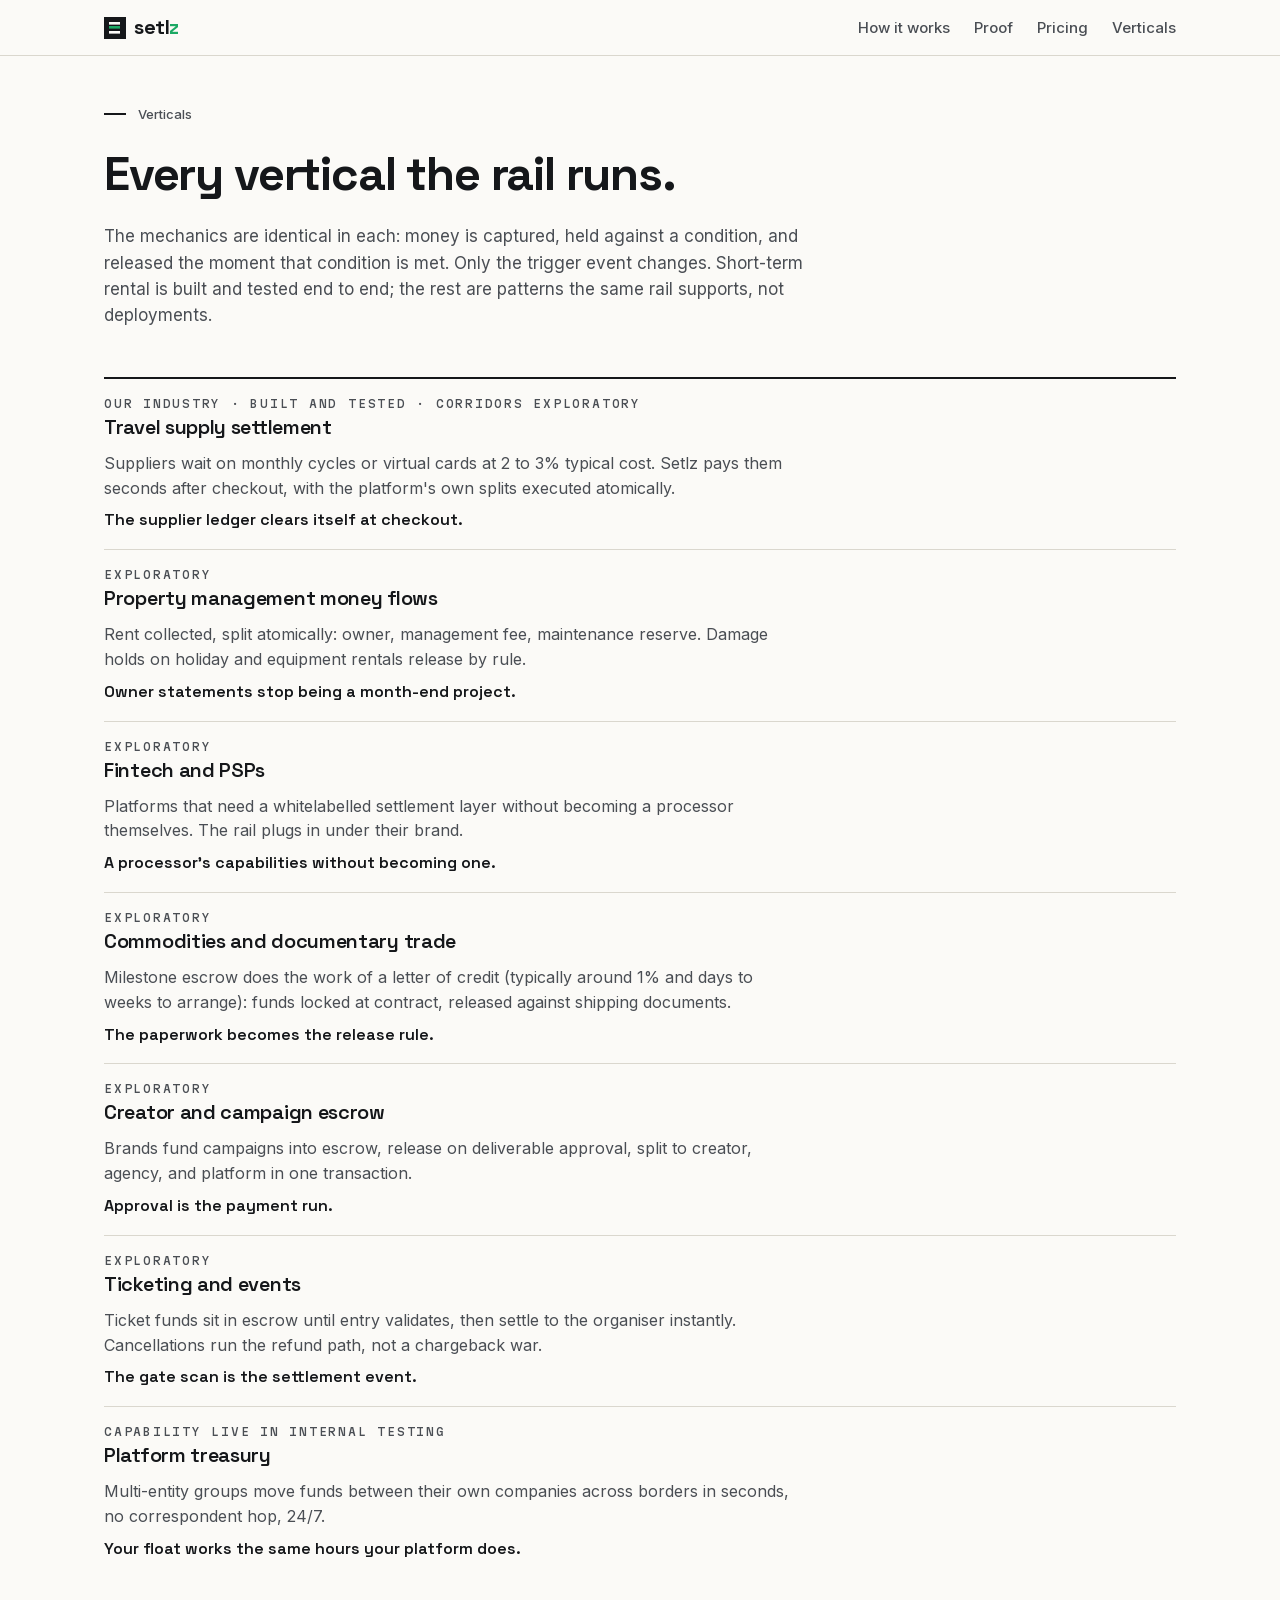
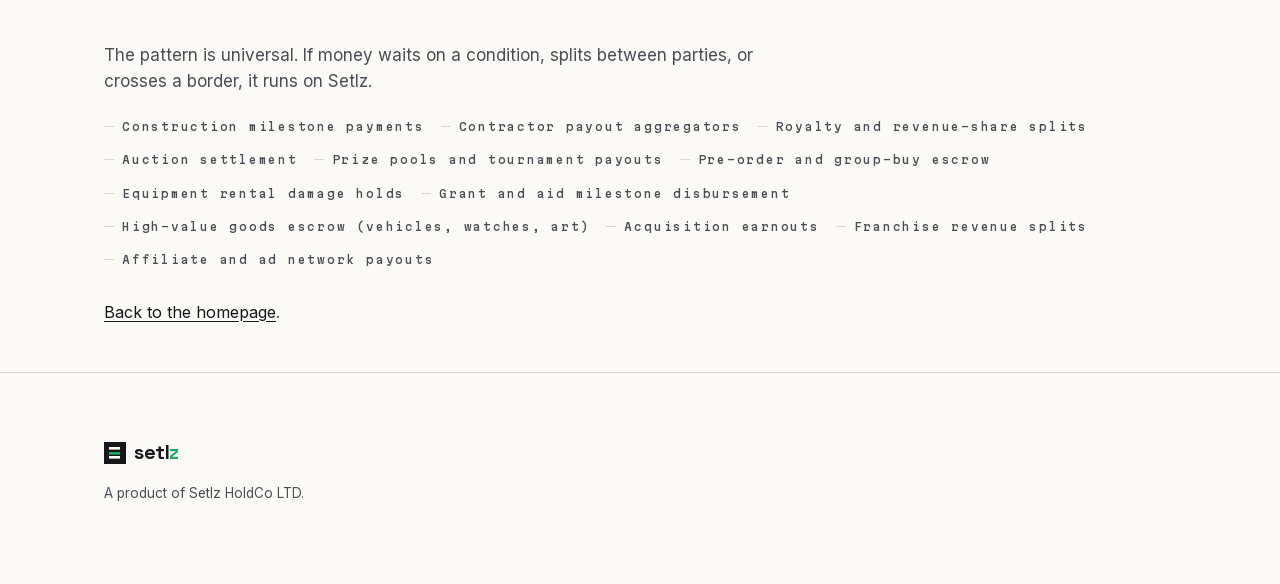
<file: verticals/index.html>
<!doctype html>
<html lang="en">
<head>
<meta charset="utf-8">
<meta name="viewport" content="width=device-width, initial-scale=1">
<title>Verticals · Setlz settlement infrastructure</title>
<meta name="description" content="Every vertical the Setlz settlement rail runs: travel supply, property management, fintech and PSPs, commodities, creator escrow, ticketing and platform treasury. Identical mechanics, different trigger event.">

<!-- ============================================================
     INDEXING (Phase 6.2 · flipped at launch, 2026-08-04)

     The crawl-blocking fail-safe is deliberately removed: the site is live
     and indexable, paired with the production block in robots.txt. If a
     staging copy of this repo is ever hosted, close that origin with an
     X-Robots-Tag header, never by editing this file.
============================================================ -->
<meta name="robots" content="index, follow">

<link rel="canonical" href="https://setlz.com/verticals/">
<meta property="og:type" content="website">
<meta property="og:site_name" content="Setlz">
<meta property="og:title" content="Verticals · Setlz settlement infrastructure">
<meta property="og:description" content="Every vertical the Setlz settlement rail runs: travel supply, property management, fintech and PSPs, commodities, creator escrow, ticketing and platform treasury. Identical mechanics, different trigger event.">
<meta property="og:url" content="https://setlz.com/verticals/">
<meta property="og:image" content="https://setlz.com/og-image.png">
<meta property="og:image:width" content="1200">
<meta property="og:image:height" content="630">
<meta name="twitter:card" content="summary_large_image">
<meta name="twitter:title" content="Verticals · Setlz settlement infrastructure">
<meta name="twitter:description" content="Every vertical the Setlz settlement rail runs: travel supply, property management, fintech and PSPs, commodities, creator escrow, ticketing and platform treasury. Identical mechanics, different trigger event.">
<meta name="twitter:image" content="https://setlz.com/og-image.png">
<!-- Self-hosted variable faces, 94KB total for the latin subset.
     Preloaded so the stylesheet does not gate first paint on a
     third-party round trip. -->
<link rel="preload" href="/fonts/inter-latin-var.woff2" as="font" type="font/woff2" crossorigin>
<link rel="preload" href="/fonts/martian-mono-latin-var.woff2" as="font" type="font/woff2" crossorigin>
<link rel="preload" href="/fonts/space-grotesk-latin-var.woff2" as="font" type="font/woff2" crossorigin>
<link rel="stylesheet" href="/styles.css">
</head>
<body>

<!-- ============================================================
     STUB PAGE (Phase 1.2)

     Holds the use-case content removed from the homepage, verbatim.
     Seven cards and the twelve-item pattern grid. Nothing here is new
     copy, so the content guardrails in README.md already cover it.

     This is a stub: it inherits the homepage's styling and structure
     but has had no design pass of its own. Phase 2 restyles it with
     everything else. The exploratory tags are kept here deliberately,
     since off the homepage they are useful qualification rather than
     repetition.
============================================================ -->

<header class="nav">
  <div class="nav-inner">
    <a class="logo" href="/">
      <span class="logo-mark" aria-hidden="true"></span>
      <span class="logo-word" data-brand>Setlz</span>
    </a>
    <nav class="nav-links">
      <a href="/#how">How it works</a>
      <a href="/#proof">Proof</a>
      <a href="/#pricing">Pricing</a>
      <a href="/verticals/">Verticals</a>
    </nav>
  </div>
</header>

<main id="top">

<section class="section band tier-compressed" id="verticals">
  <div class="container">
    <p class="eyebrow">Verticals</p>
    <h2 class="h2">Every vertical the rail runs.</h2>
    <p class="section-lede">The mechanics are identical in each: money is captured, held against a condition, and released the moment that condition is met. Only the trigger event changes. Short-term rental is built and tested end to end; the rest are patterns the same rail supports, not deployments.</p>

    <div class="group">

      <article class="grow grow-prose">
        <span class="glabel">Our industry &middot; built and tested &middot; corridors exploratory</span>
        <h3>Travel supply settlement</h3>
        <p>Suppliers wait on monthly cycles or virtual cards at 2 to 3% typical cost. <span data-brand>Setlz</span> pays them seconds after checkout, with the platform's own splits executed atomically.</p>
        <p class="case-payoff">The supplier ledger clears itself at checkout.</p>
      </article>

      <article class="grow grow-prose">
        <span class="glabel">Exploratory</span>
        <h3>Property management money flows</h3>
        <p>Rent collected, split atomically: owner, management fee, maintenance reserve. Damage holds on holiday and equipment rentals release by rule.</p>
        <p class="case-payoff">Owner statements stop being a month-end project.</p>
      </article>

      <article class="grow grow-prose">
        <span class="glabel">Exploratory</span>
        <h3>Fintech and PSPs</h3>
        <p>Platforms that need a whitelabelled settlement layer without becoming a processor themselves. The rail plugs in under their brand.</p>
        <p class="case-payoff">A processor's capabilities without becoming one.</p>
      </article>

      <article class="grow grow-prose">
        <span class="glabel">Exploratory</span>
        <h3>Commodities and documentary trade</h3>
        <p>Milestone escrow does the work of a letter of credit (typically around 1% and days to weeks to arrange): funds locked at contract, released against shipping documents.</p>
        <p class="case-payoff">The paperwork becomes the release rule.</p>
      </article>

      <article class="grow grow-prose">
        <span class="glabel">Exploratory</span>
        <h3>Creator and campaign escrow</h3>
        <p>Brands fund campaigns into escrow, release on deliverable approval, split to creator, agency, and platform in one transaction.</p>
        <p class="case-payoff">Approval is the payment run.</p>
      </article>

      <article class="grow grow-prose">
        <span class="glabel">Exploratory</span>
        <h3>Ticketing and events</h3>
        <p>Ticket funds sit in escrow until entry validates, then settle to the organiser instantly. Cancellations run the refund path, not a chargeback war.</p>
        <p class="case-payoff">The gate scan is the settlement event.</p>
      </article>

      <article class="grow grow-prose">
        <span class="glabel">Capability live in internal testing</span>
        <h3>Platform treasury</h3>
        <p>Multi-entity groups move funds between their own companies across borders in seconds, no correspondent hop, 24/7.</p>
        <p class="case-payoff">Your float works the same hours your platform does.</p>
      </article>

    </div>

    <div class="block">
      <p class="block-lead">The pattern is universal. If money waits on a condition, splits between parties, or crosses a border, it runs on <span data-brand>Setlz</span>.</p>
      <ul class="ilist">
        <li>Construction milestone payments</li>
        <li>Contractor payout aggregators</li>
        <li>Royalty and revenue-share splits</li>
        <li>Auction settlement</li>
        <li>Prize pools and tournament payouts</li>
        <li>Pre-order and group-buy escrow</li>
        <li>Equipment rental damage holds</li>
        <li>Grant and aid milestone disbursement</li>
        <li>High-value goods escrow (vehicles, watches, art)</li>
        <li>Acquisition earnouts</li>
        <li>Franchise revenue splits</li>
        <li>Affiliate and ad network payouts</li>
      </ul>
    </div>

    <p class="cases-more"><a href="/#cases">Back to the homepage</a>.</p>
  </div>
</section>

</main>

<footer class="footer">
  <div class="container">
    <div class="footer-grid">
      <div class="footer-brand">
        <a class="logo" href="/">
          <span class="logo-mark" aria-hidden="true"></span>
          <span class="logo-word" data-brand>Setlz</span>
        </a>
        <p class="footer-parent">A product of Setlz HoldCo LTD.</p>
      </div>
    </div>
  </div>
</footer>

<script src="/app.js"></script>
</body>
</html>
</file>
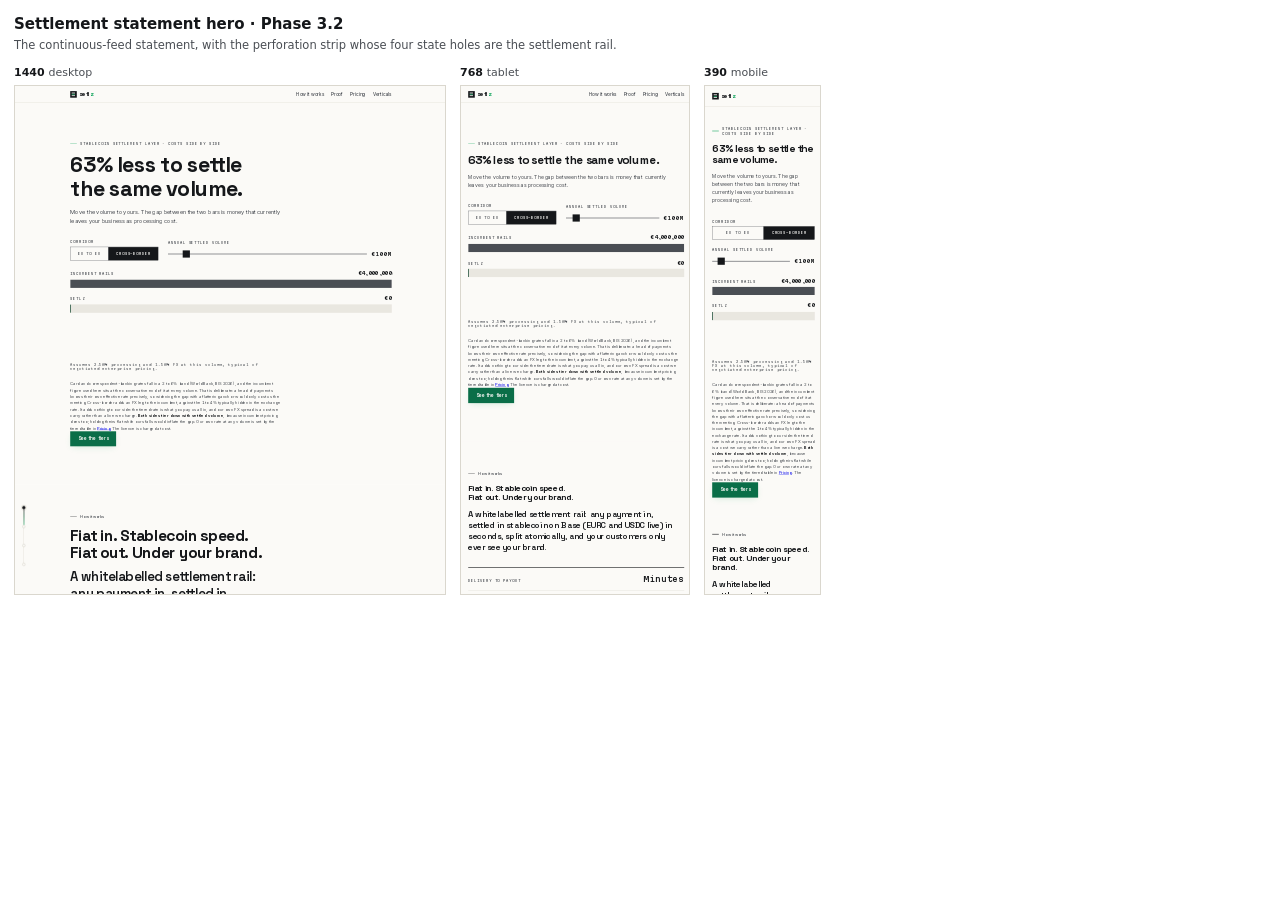
<file: design/contact-sheet.html>
<!doctype html>
<html lang="en">
<head>
<meta charset="utf-8">
<title>Setlz — three widths after Phase 2.3</title>
<style>
  :root{--paper:#FBFAF7;--ink:#15171A;--soft:#4A4E54;--line:#DAD7CE}
  *{margin:0;padding:0;box-sizing:border-box}
  body{background:#fff;font:13px/1.4 system-ui,sans-serif;color:var(--ink);padding:14px}
  h1{font-size:15px;margin-bottom:2px}
  .sub{color:var(--soft);font-size:11.5px;margin-bottom:12px}
  .sheet{display:flex;gap:14px;align-items:flex-start}
  .col{flex:none}
  .cap{font-size:11px;font-weight:600;margin-bottom:5px}
  .cap span{font-weight:400;color:var(--soft)}
  .shot{border:1px solid var(--line);overflow:hidden;background:var(--paper)}
  iframe{border:0;display:block;transform-origin:0 0}
  /* one scale for all three so the comparison is honest */
  .s1440 .shot{width:432px;height:510px}
  .s1440 iframe{width:1440px;height:3000px;transform:scale(.3) translateY(0)}
  .s768  .shot{width:230px;height:510px}
  .s768  iframe{width:768px;height:3000px;transform:scale(.3) translateY(0)}
  .s390  .shot{width:117px;height:510px}
  .s390  iframe{width:390px;height:3000px;transform:scale(.3) translateY(0)}
</style>
</head>
<body>
<h1>Settlement statement hero · Phase 3.2</h1>
<p class="sub">The continuous-feed statement, with the perforation strip whose four state holes are the settlement rail.</p>
<div class="sheet">
  <div class="col s1440"><p class="cap">1440 <span>desktop</span></p><div class="shot"><iframe src="/?cb=1785316867" data-y="1150"></iframe></div></div>
  <div class="col s768"><p class="cap">768 <span>tablet</span></p><div class="shot"><iframe src="/?cb=1785316867" data-y="1500"></iframe></div></div>
  <div class="col s390"><p class="cap">390 <span>mobile</span></p><div class="shot"><iframe src="/?cb=1785316867" data-y="1750"></iframe></div></div>
</div>
<script>
  // Same-origin, so each frame can be scrolled to the section we want to compare
  // and its reveal animations forced open.
  document.querySelectorAll('iframe').forEach(f=>{
    f.addEventListener('load',()=>{
      // Only force the reveal animations open. Vertical offset is done with a
      // transform in CSS, because scrolling is pinned in the preview pane.
      const dd=f.contentDocument;dd.querySelectorAll('.reveal').forEach(e=>e.classList.add('is-visible'));
      
    });
  });
</script>
</body>
</html>
</file>
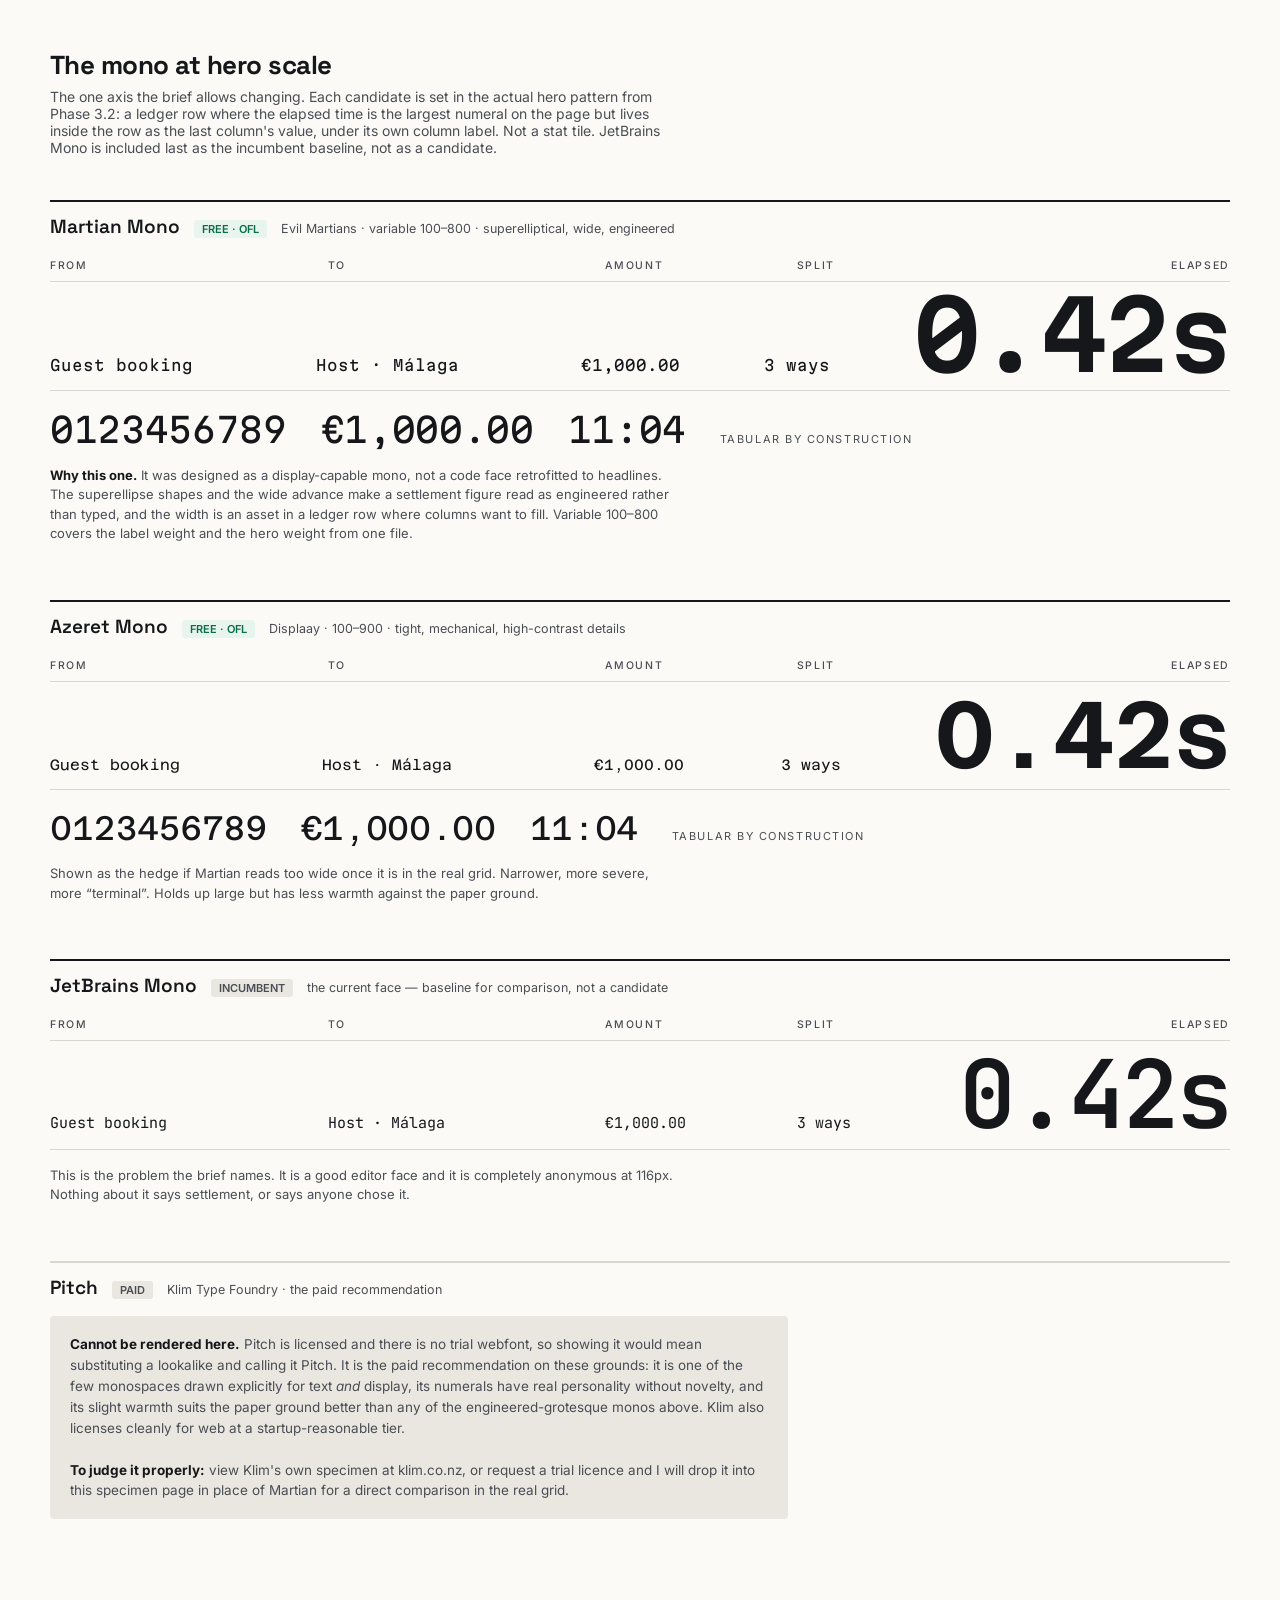
<file: design/mono-specimen.html>
<!doctype html>
<html lang="en">
<head>
<meta charset="utf-8">
<title>Setlz mono candidates at hero scale</title>
<link rel="preconnect" href="https://fonts.googleapis.com">
<link rel="preconnect" href="https://fonts.gstatic.com" crossorigin>
<link href="https://fonts.googleapis.com/css2?family=Martian+Mono:wght@300;400;500;600;700&family=Azeret+Mono:wght@300;400;500;600&family=JetBrains+Mono:wght@400;500;700&family=Space+Grotesk:wght@400;600;700&family=Inter:wght@400;500;600&display=swap" rel="stylesheet">
<style>
:root{
  --paper:#FBFAF7; --ink:#15171A; --ink-soft:#4A4E54; --mist:#E9E7E0;
  --line:#DAD7CE; --signal:#1CA964; --signal-deep:#0A6E48;
}
*{margin:0;padding:0;box-sizing:border-box}
body{background:var(--paper);color:var(--ink);font-family:"Inter",sans-serif;padding:48px 40px 80px}
.wrap{max-width:1180px;margin:0 auto}
h1{font-family:"Space Grotesk",sans-serif;font-size:26px;font-weight:700;letter-spacing:-.02em;margin-bottom:6px}
.sub{color:var(--ink-soft);font-size:14px;max-width:70ch;margin-bottom:44px}

.cand{margin-bottom:56px}
.cand-head{display:flex;align-items:baseline;gap:14px;border-top:2px solid var(--ink);padding-top:12px;margin-bottom:4px}
.cand-name{font-family:"Space Grotesk",sans-serif;font-size:19px;font-weight:600}
.cand-meta{font-family:"Inter",sans-serif;font-size:12.5px;color:var(--ink-soft)}
.tag{font-family:"Inter",sans-serif;font-size:11px;font-weight:600;padding:2px 8px;border-radius:3px;background:var(--mist);color:var(--ink-soft)}
.tag.free{background:#E8F5EE;color:var(--signal-deep)}

/* the ledger row: label row, hairline, data row, hero numeral in the last column */
.ledger{margin-top:20px}
.lrow{display:grid;grid-template-columns:1.5fr 1.5fr 1fr .8fr 1.6fr;align-items:end;gap:18px}
.llabel{font-size:10.5px;font-weight:500;letter-spacing:.16em;text-transform:uppercase;color:var(--ink-soft);font-family:"Inter",sans-serif}
.hair{height:1px;background:var(--line);margin:9px 0 14px}
.lval{font-size:15px;font-variant-numeric:tabular-nums;color:var(--ink)}
.hero-num{font-size:clamp(52px,7.4vw,116px);font-weight:600;letter-spacing:-.03em;line-height:.82;font-variant-numeric:tabular-nums;text-align:right;color:var(--ink)}
.closing-hair{height:1px;background:var(--line);margin-top:16px}

.m-martian .lval,.m-martian .hero-num{font-family:"Martian Mono",monospace}
.m-azeret  .lval,.m-azeret  .hero-num{font-family:"Azeret Mono",monospace}
.m-jb      .lval,.m-jb      .hero-num{font-family:"JetBrains Mono",monospace}

.figset{margin-top:18px;display:flex;gap:34px;flex-wrap:wrap;align-items:baseline}
.figs{font-size:34px;font-variant-numeric:tabular-nums;letter-spacing:-.01em}
.m-martian .figs{font-family:"Martian Mono",monospace}
.m-azeret .figs{font-family:"Azeret Mono",monospace}
.m-jb .figs{font-family:"JetBrains Mono",monospace}
.figcap{font-size:11px;letter-spacing:.14em;text-transform:uppercase;color:var(--ink-soft)}

.note{font-size:13px;color:var(--ink-soft);max-width:78ch;margin-top:16px;line-height:1.5}
.note b{color:var(--ink)}
.paid{border-top:2px solid var(--line);padding-top:12px;margin-top:8px}
.paid-box{background:var(--mist);padding:18px 20px;border-radius:4px;margin-top:16px;font-size:13.5px;line-height:1.55;color:var(--ink-soft);max-width:82ch}
.paid-box b{color:var(--ink)}
</style>
</head>
<body>
<div class="wrap">
  <h1>The mono at hero scale</h1>
  <p class="sub">The one axis the brief allows changing. Each candidate is set in the actual hero pattern from Phase 3.2: a ledger row where the elapsed time is the largest numeral on the page but lives inside the row as the last column's value, under its own column label. Not a stat tile. JetBrains Mono is included last as the incumbent baseline, not as a candidate.</p>

  <!-- FREE PICK -->
  <div class="cand m-martian">
    <div class="cand-head">
      <span class="cand-name">Martian Mono</span>
      <span class="tag free">FREE &middot; OFL</span>
      <span class="cand-meta">Evil Martians &middot; variable 100&ndash;800 &middot; superelliptical, wide, engineered</span>
    </div>
    <div class="ledger">
      <div class="lrow">
        <span class="llabel">From</span><span class="llabel">To</span><span class="llabel">Amount</span><span class="llabel">Split</span><span class="llabel" style="text-align:right">Elapsed</span>
      </div>
      <div class="hair"></div>
      <div class="lrow">
        <span class="lval">Guest booking</span><span class="lval">Host &middot; M&aacute;laga</span><span class="lval">&euro;1,000.00</span><span class="lval">3 ways</span>
        <span class="hero-num">0.42s</span>
      </div>
      <div class="closing-hair"></div>
    </div>
    <div class="figset">
      <span class="figs">0123456789</span>
      <span class="figs">&euro;1,000.00</span>
      <span class="figs">11:04</span>
      <span class="figcap">tabular by construction</span>
    </div>
    <p class="note"><b>Why this one.</b> It was designed as a display-capable mono, not a code face retrofitted to headlines. The superellipse shapes and the wide advance make a settlement figure read as engineered rather than typed, and the width is an asset in a ledger row where columns want to fill. Variable 100&ndash;800 covers the label weight and the hero weight from one file.</p>
  </div>

  <!-- FREE ALTERNATE -->
  <div class="cand m-azeret">
    <div class="cand-head">
      <span class="cand-name">Azeret Mono</span>
      <span class="tag free">FREE &middot; OFL</span>
      <span class="cand-meta">Displaay &middot; 100&ndash;900 &middot; tight, mechanical, high-contrast details</span>
    </div>
    <div class="ledger">
      <div class="lrow">
        <span class="llabel">From</span><span class="llabel">To</span><span class="llabel">Amount</span><span class="llabel">Split</span><span class="llabel" style="text-align:right">Elapsed</span>
      </div>
      <div class="hair"></div>
      <div class="lrow">
        <span class="lval">Guest booking</span><span class="lval">Host &middot; M&aacute;laga</span><span class="lval">&euro;1,000.00</span><span class="lval">3 ways</span>
        <span class="hero-num">0.42s</span>
      </div>
      <div class="closing-hair"></div>
    </div>
    <div class="figset">
      <span class="figs">0123456789</span>
      <span class="figs">&euro;1,000.00</span>
      <span class="figs">11:04</span>
      <span class="figcap">tabular by construction</span>
    </div>
    <p class="note">Shown as the hedge if Martian reads too wide once it is in the real grid. Narrower, more severe, more &ldquo;terminal&rdquo;. Holds up large but has less warmth against the paper ground.</p>
  </div>

  <!-- INCUMBENT -->
  <div class="cand m-jb">
    <div class="cand-head">
      <span class="cand-name">JetBrains Mono</span>
      <span class="tag">INCUMBENT</span>
      <span class="cand-meta">the current face &mdash; baseline for comparison, not a candidate</span>
    </div>
    <div class="ledger">
      <div class="lrow">
        <span class="llabel">From</span><span class="llabel">To</span><span class="llabel">Amount</span><span class="llabel">Split</span><span class="llabel" style="text-align:right">Elapsed</span>
      </div>
      <div class="hair"></div>
      <div class="lrow">
        <span class="lval">Guest booking</span><span class="lval">Host &middot; M&aacute;laga</span><span class="lval">&euro;1,000.00</span><span class="lval">3 ways</span>
        <span class="hero-num">0.42s</span>
      </div>
      <div class="closing-hair"></div>
    </div>
    <p class="note">This is the problem the brief names. It is a good editor face and it is completely anonymous at 116px. Nothing about it says settlement, or says anyone chose it.</p>
  </div>

  <!-- PAID PICK -->
  <div class="cand paid">
    <div class="cand-head" style="border:0;padding:0">
      <span class="cand-name">Pitch</span>
      <span class="tag">PAID</span>
      <span class="cand-meta">Klim Type Foundry &middot; the paid recommendation</span>
    </div>
    <div class="paid-box">
      <b>Cannot be rendered here.</b> Pitch is licensed and there is no trial webfont, so showing it would mean substituting a lookalike and calling it Pitch. It is the paid recommendation on these grounds: it is one of the few monospaces drawn explicitly for text <i>and</i> display, its numerals have real personality without novelty, and its slight warmth suits the paper ground better than any of the engineered-grotesque monos above. Klim also licenses cleanly for web at a startup-reasonable tier.<br><br>
      <b>To judge it properly:</b> view Klim's own specimen at klim.co.nz, or request a trial licence and I will drop it into this specimen page in place of Martian for a direct comparison in the real grid.
    </div>
  </div>
</div>
</body>
</html>
</file>
<file: styles.css>
/* ============================================================
   SETLZ  ·  TOKEN SYSTEM
   Single source of truth. Component rules reference tokens only:
   no raw hex, no magic pixel values below.

   Palette is the investor deck's, unchanged. See design/plan-phase-2.md
   for the reasoning behind every decision here.

   THE COLOUR RULE, enforced by contrast not preference:
     --signal      #1CA964  2.91:1 on paper. Fails AA as text at any size
                            below 18px bold, and paper on it is 2.91:1 so
                            it cannot even carry a 16px button label.
                            Therefore: NEVER text. Used only for the
                            settled node on the settlement rail.
     --signal-deep #0A6E48  6.03:1 on paper, and 6.03:1 paper-on-green.
                            Therefore: this is the CTA colour, and it is
                            RESERVED. It appears on calls to action and
                            nowhere else.

   Which means green on this site says exactly two things:
   money landed, or click here. Data values, eyebrows, links, borders,
   hovers and decoration are all ink or a muted tone.

   Only two text greys exist, matching the deck: --ink and --ink-soft.
   There is deliberately no third grey; fine print is --ink-soft at a
   smaller size. Adding one would mean inventing a tint.
============================================================ */

/* ---------- self-hosted faces ----------
   Was three render-blocking requests to fonts.googleapis.com. Now three
   local variable woff2 files, 94KB total for the latin subset, preloaded
   in the document head. All three are variable, so one file per family
   covers every weight we use.

   KNOWN GAP: the latin subset does not include U+2192 (the rightwards
   arrow used in flow diagrams). Those glyphs fall back to a system font.
   They are decorative and aria-hidden, so this is accepted for now and
   noted for Phase 7. */

@font-face {
  font-family: "Inter";
  src: url("fonts/inter-latin-var.woff2") format("woff2");
  font-weight: 100 900;
  font-style: normal;
  font-display: swap;
}
@font-face {
  font-family: "Martian Mono";
  src: url("fonts/martian-mono-latin-var.woff2") format("woff2");
  font-weight: 100 800;
  font-style: normal;
  font-display: swap;
}
@font-face {
  font-family: "Space Grotesk";
  src: url("fonts/space-grotesk-latin-var.woff2") format("woff2");
  font-weight: 300 700;
  font-style: normal;
  font-display: swap;
}

:root {
  /* ---------- colour: the deck palette, verbatim ---------- */
  --paper:        #FBFAF7;   /* default band ground */
  --ink:          #15171A;   /* primary text, rules, data values */
  --ink-soft:     #4A4E54;   /* secondary text, column labels, fine print */
  --mist:         #E9E7E0;   /* recessed band ground, inactive fills */
  --line:         #DAD7CE;   /* hairlines, group top rules */
  --signal:       #1CA964;   /* settled state ONLY. never text. */
  --signal-deep:  #0A6E48;   /* CTA ONLY. reserved. */
  --signal-wash:  #E8F5EE;   /* the settled node's ring, nothing else */

  /* Semantic aliases, so components state intent rather than colour. */
  --ground:       var(--paper);
  --ground-alt:   var(--mist);        /* supporting material only */
  --ground-dark:  var(--ink);         /* exactly one section */
  --text:         var(--ink);
  --text-soft:    var(--ink-soft);
  --rule:         var(--ink);         /* 2px group-opening rule */
  --hair:         var(--line);        /* 1px row separator */
  --cta:          var(--signal-deep);
  --cta-label:    var(--paper);

  /* On the dark ground: alpha variants of paper, not new hues. */
  --on-dark:       var(--paper);
  --on-dark-soft:  rgba(251, 250, 247, 0.72);
  --on-dark-faint: rgba(251, 250, 247, 0.5);
  --on-dark-line:  rgba(251, 250, 247, 0.16);
  /* Form-field boundary on the dark ground. Must clear 3:1 per WCAG 1.4.11,
     which --on-dark-line at 1.61:1 did not. Measured 3.1:1. */
  --on-dark-edge:  rgba(251, 250, 247, 0.36);
  --on-dark-fill:  rgba(251, 250, 247, 0.06);

  /* ---------- faces ---------- */
  --font-display: "Space Grotesk", system-ui, sans-serif;
  --font-body:    "Inter", system-ui, sans-serif;
  --font-mono:    "Martian Mono", ui-monospace, monospace;

  /* ---------- type scale ----------
     Mono is promoted to a display role: it appears in exactly two
     registers, data and the hero figure. It is deliberately NOT used for
     eyebrows, which would dilute the promotion. */
  --mono-hero:        clamp(56px, 8vw, 116px);
  --mono-hero-w:      600;
  --mono-hero-track:  -0.03em;
  --mono-display:     clamp(28px, 3.4vw, 44px);
  --mono-stat:        clamp(24px, 2.3vw, 32px);   /* proof stat band */
  --mono-display-w:   500;
  --mono-display-track: -0.015em;
  --mono-row:         15px;
  --mono-row-w:       400;
  --mono-row-strong-w: 600;
  --mono-label:       11px;
  --mono-label-w:     500;
  --mono-label-track: 0.16em;

  --display-1:        clamp(34px, 5vw, 72px);
  --display-1-track:  -0.025em;
  --display-2:        clamp(28px, 3.7vw, 52px);
  --display-2-track:  -0.02em;
  --display-3:        20px;
  --display-3-track:  -0.01em;
  --display-kicker:   clamp(19px, 2.2vw, 24px);
  --display-w:        700;
  --display-w-semi:   600;
  --display-w-mid:    500;   /* hero saving figure */

  --body-lede:        clamp(17px, 1.3vw, 20px);
  --body:             16px;
  --body-small:       13.5px;
  --body-eyebrow:     13px;
  --body-w:           400;
  --body-w-mid:       500;
  --body-w-strong:    600;

  --lh-tight:  1.08;
  --lh-snug:   1.3;
  --lh-body:   1.55;

  /* ---------- spacing steps ---------- */
  --space-1:  4px;
  --space-2:  8px;
  --space-3:  12px;
  --space-4:  16px;
  --space-5:  24px;
  --space-6:  32px;
  --space-7:  48px;
  --space-8:  64px;
  --space-9:  96px;
  --space-10: 128px;

  /* Section rhythm. Tiers are assigned to sections in Phase 2.4. */
  --section-primary:     var(--space-10);
  --section-standard:    var(--space-9);
  --section-compressed:  var(--space-7);

  /* ---------- structure ---------- */
  /* THE MEASURE IS PIXELS, NOT CH, AND THAT MATTERS.
     It was 70ch, and ch resolves against the element's own font, so one token
     produced eleven different columns across the page: 596px on the hero note,
     707px on body prose, 826px on a lede, 967px on the display-scale kicker.
     The left edge was solid and the right edge was noise. A fixed column gives
     every block the same right edge, and large type automatically gets fewer
     characters per line, which is what it wants anyway. */
  --measure:       700px;  /* body prose and headings */
  --measure-tight: 460px;  /* display-scale text, which wants a short line */
  --container:    1120px;
  --gutter:       var(--space-5);

  --radius:       0;       /* default. no exceptions except the one below. */
  --radius-pop:   4px;     /* note popover only: it floats above the page
                              and must read as a layer, not a torn edge.
                              Approved exception, Phase 2.1. */

  --rule-w:       2px;     /* group-opening rule */
  --hair-w:       1px;     /* row separator */

  --focus-ring:   2px;
  --focus-offset: 2px;

  /* Shadow and glow are alpha of palette colours, never a new hue.
     Most of these disappear in 2.3 with the cards that carry them. */
  --shadow-ink:  rgba(21, 23, 26, 0.28);
  --shadow-cta:  rgba(28, 169, 100, 0.22);
  --signal-mid:  rgba(28, 169, 100, 0.5);
  --signal-hi:   rgba(28, 169, 100, 0.8);

  /* ---------- motion ---------- */
  --t-fast:  0.15s;
  --t-mid:   0.3s;
  --ease:    ease;

  /* Breakpoints cannot be tokenised in media queries. The two literals
     used site-wide are 980px and 760px. Do not introduce a third. */
}

* { margin: 0; padding: 0; box-sizing: border-box; }

html { scroll-behavior: smooth; }

body {
  font-family: var(--font-body);
  color: var(--ink);
  background: var(--ground);
  line-height: var(--lh-body);
  font-size: var(--body);
  -webkit-font-smoothing: antialiased;
}

.container {
  max-width: var(--container);
  margin: 0 auto;
  padding: 0 var(--space-5);
}

.mono {
  font-family: var(--font-mono);
  font-size: var(--mono-label);
  letter-spacing: var(--mono-label-track);
  font-weight: var(--body-w-mid);
}

/* ---------- type scale ---------- */

.hero-h1 {
  font-family: var(--font-display);
  font-size: var(--display-1);
  line-height: var(--lh-tight);
  letter-spacing: var(--display-1-track);
  font-weight: var(--display-w);
  max-width: var(--measure);
}

.h2 {
  font-family: var(--font-display);
  font-size: var(--display-2);
  line-height: var(--lh-tight);
  letter-spacing: var(--display-1-track);
  font-weight: var(--display-w);
  max-width: var(--measure);
  margin-bottom: var(--space-5);
}

h3 {
  font-family: var(--font-display);
  font-size: var(--display-3);
  letter-spacing: var(--mono-display-track);
  font-weight: var(--display-w-semi);
}

/* Eyebrow: Inter, sentence case, preceded by the deck's 22x1.5px rule.
   Approved deviation from the deck's mono-uppercase eyebrow (Phase 2.1): if
   mono is promoted to display scale, also spending it on every eyebrow
   dilutes the promotion. Mono now appears only as data and as the hero
   figure. The rule is ink, not signal, because green is reserved. */
.eyebrow {
  font-family: var(--font-body);
  font-size: var(--body-eyebrow);
  font-weight: var(--body-w-mid);
  letter-spacing: 0;
  text-transform: none;
  color: var(--ink-soft);
  margin-bottom: var(--space-5);
  display: flex;
  align-items: center;
  gap: var(--space-3);
}

.eyebrow::before {
  content: "";
  flex: none;
  width: 22px;
  height: 1.5px;
  background: var(--ink);
}

.section-lede {
  font-size: var(--body-lede);
  color: var(--ink-soft);
  max-width: var(--measure);
  margin-bottom: var(--space-7);
}

/* ============================================================
   LEDGER PRIMITIVES (Phase 2.3)
   These replace the bordered card, the tag pill and the badge label.
   The page is one account statement: every piece of data is a label and
   a value, separated by a hairline, grouped under a 2px rule.

   CONTAINMENT BUDGET: one level. A band is ground, not containment, so it
   has no border, no radius and no shadow. Inside a band, a .group is the
   single permitted level. Nothing inside a group gets its own box.
============================================================ */

/* BAND — full-bleed ground. The edge between bands is the only separation.
   Grounds are semantic, not rhythmic: --ground is the default and
   --ground-alt marks supporting material only. */
.band            { background: var(--ground); }
.band-support    { background: var(--ground-alt); }
.band-dark       { background: var(--ground-dark); color: var(--on-dark); }
.band-dark .eyebrow { color: var(--on-dark-soft); }
.band-dark .eyebrow::before { background: var(--on-dark-soft); }
.band-dark .h2,
.band-dark h3    { color: var(--on-dark); }
.band-dark p     { color: var(--on-dark-soft); }
.band-dark .group { border-top-color: var(--on-dark); }
.band-dark .grow { border-bottom-color: var(--on-dark-line); }
.band-dark .glabel { color: var(--on-dark-faint); }
.band-dark .gval { color: var(--on-dark); }

/* GROUP — the deck's metric device, promoted to the page's only container.
   A 2px rule opens it; hairlines separate its rows. */
.group {
  border-top: var(--rule-w) solid var(--rule);
  margin-top: var(--space-6);
}

/* ROW — the atom. A label, a value, a hairline. */
.grow {
  padding: var(--space-4) 0;
  border-bottom: var(--hair-w) solid var(--hair);
}
.grow:last-child { border-bottom: 0; }

/* Row layouts. All share the same label/value semantics. */
.grow-lv {                          /* label left, value right */
  display: grid;
  grid-template-columns: 1fr auto;
  gap: var(--space-5);
  align-items: baseline;
}
.grow-def {                         /* term column, then definition */
  display: grid;
  grid-template-columns: minmax(9ch, 16ch) 1fr;
  gap: var(--space-5);
  align-items: baseline;
}
.grow-prose { display: block; }     /* heading plus paragraphs */

.glabel {
  font-family: var(--font-mono);
  font-size: var(--mono-label);
  font-weight: var(--mono-label-w);
  letter-spacing: var(--mono-label-track);
  text-transform: uppercase;
  color: var(--ink-soft);
  display: block;
}
.gval {
  font-family: var(--font-mono);
  font-size: var(--mono-row);
  font-weight: var(--mono-row-strong-w);
  color: var(--ink);
  font-variant-numeric: tabular-nums;
  font-feature-settings: "tnum" 1;
}
.gval-lg {
  font-family: var(--font-mono);
  font-size: var(--mono-display);
  font-weight: var(--mono-display-w);
  letter-spacing: var(--mono-display-track);
  color: var(--ink);
  font-variant-numeric: tabular-nums;
  font-feature-settings: "tnum" 1;
}
.grow h3 { margin-bottom: var(--space-2); }
.grow p  { color: var(--ink-soft); max-width: var(--measure); }
.grow p + p { margin-top: var(--space-2); }

/* INLINE LIST — replaces the tag pill. Plain text, separated by a rule,
   distinguished by weight rather than by a container. */
.ilist {
  display: flex;
  flex-wrap: wrap;
  gap: 0 var(--space-4);
  margin-top: var(--space-4);
  list-style: none;
}
.ilist li {
  font-family: var(--font-mono);
  font-size: var(--mono-label);
  font-weight: var(--mono-label-w);
  letter-spacing: var(--mono-label-track);
  color: var(--ink-soft);
  padding: var(--space-2) 0;
  display: inline-flex;
  align-items: center;
  gap: var(--space-2);
}
/* The leading rule that replaces the pill's border. */
.ilist li::before {
  content: "";
  width: 10px;
  height: var(--hair-w);
  background: var(--line);
  flex: none;
}
/* Status that used to be a badge is now a weight change, not a pill. */
.ilist li strong,
.istatus {
  font-weight: var(--display-w-semi);
  color: var(--ink);
}
.band-dark .ilist li { color: var(--on-dark-soft); }
.band-dark .ilist li::before { background: var(--on-dark-line); }
.band-dark .ilist li strong, .band-dark .istatus { color: var(--on-dark); }

/* BLOCK — a titled prose passage at band level. Replaces .coin-strip,
   which was the most-used container on the page and was a tinted panel
   doing the work a heading and a rule can do. */
.block { margin-top: var(--space-8); }
.block > h3 {
  padding-top: var(--space-3);
  border-top: var(--rule-w) solid var(--rule);
  margin-bottom: var(--space-2);
}
.block-lead { color: var(--ink-soft); font-size: var(--body-lede); max-width: var(--measure); }
.block-support { color: var(--ink-soft); max-width: var(--measure); margin-top: var(--space-3); }
.block-support strong { color: var(--ink); font-weight: var(--body-w-strong); }

/* Tabular figures wherever a numeral sits in a data position. Martian Mono
   is monospaced so its digits are equal-width by construction; this makes
   the intent explicit and also covers Inter, which is not. */
.gval, .gval-lg, .cc, .compare-table, .wm-meters {
  font-variant-numeric: tabular-nums;
  font-feature-settings: "tnum" 1;
}


/* ---------- content measure (Phase 2.4) ----------
   One token governs prose line length everywhere, so no passage runs past
   roughly 70 characters. The container and the measure derive from the same
   token set, which keeps the banding and the text column on one grid. */
.section-lede,
.statement,
.grow p,
.block-lead,
.block-support,
.case-payoff,
.camp-attack,
.camp-lines li,
.race-caption,
.cases-more { max-width: var(--measure); }


/* ---------- focus (Phase 7.2) ----------
   Previously only three components declared a focus style and the form fields
   actively removed the outline, leaving the rest to browser defaults. This is
   explicit, contrast-checked, and keyboard-only via :focus-visible so a mouse
   click does not leave a ring behind. */
:focus-visible {
  outline: var(--focus-ring) solid var(--ink);
  outline-offset: var(--focus-offset);
}
/* On the ink ground an ink ring is invisible. */
.band-dark :focus-visible {
  outline-color: var(--on-dark);
}

/* ---------- buttons ---------- */

.btn {
  display: inline-block;
  font-family: var(--font-display);
  font-weight: var(--display-w-semi);
  font-size: var(--body);
  padding: var(--space-3) var(--space-5);
  border-radius: var(--radius);
  border: 1.5px solid transparent;
  text-decoration: none;
  cursor: pointer;
  transition: transform 0.15s ease, box-shadow 0.15s ease, background 0.15s ease;
}
.btn:active { transform: translateY(1px); }

.btn-primary {
  background: var(--cta);
  color: var(--cta-label);
  box-shadow: 0 8px 24px -8px var(--shadow-cta);
}
.btn-primary:hover { background: var(--ink); box-shadow: 0 12px 32px -8px var(--shadow-cta); }

.btn-ghost {
  color: var(--ink);
  border-color: var(--line);
  background: var(--paper);
}
.btn-ghost:hover { border-color: var(--ink); color: var(--ink); }

.btn-invert {
  background: var(--paper);
  color: var(--ink);
}
.btn-invert:hover { transform: translateY(-1px); }

.btn-sm { padding: var(--space-2) var(--space-4); font-size: var(--body-small); }

/* ============================================================
   SETTLEMENT RAIL (Phase 3.1)
   The deck's settlement line, promoted from a static graphic on two slides
   to the site's spine. Same four nodes, same labels, same dot states
   (mist -> ink -> signal with a wash ring at settled), same ink segment
   fill, same gradient sweep on the segment that is currently settling.

   What changes is orientation and that state is driven by scroll position
   rather than being fixed. The reader moving down the page is the
   transaction settling.

   One colour deviation from the deck, forced by the reserved accent: the
   deck's settled LABEL is signal-deep, which is now CTA-only here. The
   settled label is ink; the settled DOT keeps signal, because that is the
   "money landed" allowance in the colour rule.

   Decorative: aria-hidden, not focusable, pointer-events none. It
   duplicates information the page already states in text.
============================================================ */

.rail.is-hidden { opacity: 0; pointer-events: none; }

.rail {
  position: fixed;
  left: var(--space-5);
  top: 50%;
  transform: translateY(-50%);
  z-index: 40;
  pointer-events: none;
}

/* A continuous track behind the stations. Without it the inactive dots and
   segments are --mist on paper at 1.19:1, effectively invisible, so what you
   actually saw was two or three ink dots and a green fragment floating in the
   gutter: it read as a rendering artefact rather than an indicator. The line
   is --line and aria-hidden like the rest of the rail. */
.rail-track {
  display: flex;
  flex-direction: column;
  align-items: flex-start;
  position: relative;
}
.rail-track::before {
  content: "";
  position: absolute;
  left: 5px;
  top: 5px;
  bottom: 5px;
  width: 1px;
  background: var(--line);
}
.rail-node, .rail-seg { position: relative; }

.rail-node { display: flex; align-items: center; gap: var(--space-3); }

/* Deck dot, at 11px rather than 14px: it sits in a page gutter, not on a
   900px-wide slide graphic. */
.rail-dot {
  width: 11px;
  height: 11px;
  border-radius: 50%;
  background: var(--paper);
  border: 2px solid var(--line);
  box-sizing: border-box;
  flex: none;
  transition: background var(--t-mid) var(--ease), border-color var(--t-mid) var(--ease),
              box-shadow var(--t-mid) var(--ease);
}
.rail-node.is-done .rail-dot,
.rail-node.is-current .rail-dot {
  background: var(--ink);
  border-color: var(--ink);
}
/* The current node reads as the frontier: ink, ringed in mist. */
.rail-node.is-current .rail-dot { box-shadow: 0 0 0 4px var(--mist); }
/* Settled, per the deck: signal fill and a wash ring. The only non-CTA
   green on the page, and it is semantic. */
.rail-node.is-settled .rail-dot {
  background: var(--signal);
  border-color: var(--signal);
  box-shadow: 0 0 0 6px var(--signal-wash);
}

/* Label follows the deck's spec. Only the current node shows one, so the
   gutter stays quiet and the state is readable without a legend. */
.rail-lbl {
  font-family: var(--font-mono);
  font-size: var(--mono-label);
  letter-spacing: var(--mono-label-track);
  text-transform: uppercase;
  color: var(--ink-soft);
  white-space: nowrap;
  opacity: 0;
  transition: opacity var(--t-mid) var(--ease);
}
.rail-node.is-current .rail-lbl { opacity: 1; }
.rail-node.is-settled .rail-lbl { opacity: 1; color: var(--ink); font-weight: var(--display-w); }

/* Segments: vertical here, aligned to the dot's centre. */
.rail-seg {
  width: 2px;
  height: 52px;
  background: transparent;
  margin-left: 4.5px;
  transition: background var(--t-mid) var(--ease);
}
.rail-seg.is-filled { background: var(--ink); }
/* The settling segment: the deck's gradient plus its sweep, rotated. */
.rail-seg.is-settling {
  background: linear-gradient(180deg, var(--ink), var(--signal));
  position: relative;
  overflow: hidden;
}
.rail-seg.is-settling::after {
  content: "";
  position: absolute;
  inset: 0;
  background: linear-gradient(180deg, transparent, rgba(28, 169, 100, 0.55), transparent);
  animation: rail-sweep 2.6s ease-in-out infinite;
}
@keyframes rail-sweep {
  0%        { transform: translateY(-100%); }
  60%, 100% { transform: translateY(220%); }
}

/* LABELS ARE OFF, and this is a correction rather than a preference.
   Measured in a real browser: the longest label, "Stablecoin service
   delivered", runs about 234px at 11px with label tracking. For it to clear
   a 1120px container it would need a viewport past 1650px. Below that it
   sits on top of the headline. The dots and segments already convey the
   state, the rail is decorative and aria-hidden, and 5.2 established that
   tiny wide-tracked uppercase is a legibility problem in its own right.

   The markup is kept: it documents the deck's node sequence, and if the
   layout ever gains a real gutter this is one line to undo. */
.rail-lbl { display: none; }


/* Reduced motion: rendered static in its complete state, no transitions and
   no sweep. Phase 3.1 requirement. */
.rail.is-static .rail-dot,
.rail.is-static .rail-seg,
.rail.is-static .rail-lbl { transition: none; }
.rail.is-static .rail-seg.is-settling::after { animation: none; }

/* The rail needs a real gutter, not just a narrow viewport check. The
   container is 1120px wide plus 24px of padding, so below about 1240px the
   rail's own 11px dot column overlaps the content: at 1126px the dots were
   landing on the headline. Hidden below 1280px, which is the first common
   width with clearance, rather than shrunk. */
@media (max-width: 1279px) {
  .rail { display: none; }
}

/* ---------- nav ---------- */

/* Reassessed in 3.1, now that the rail is the page's spine.
   The blur is gone: a glassmorphic nav is on the banned list, and the
   translucent ground had also picked up an on-dark token during the 2.2
   colour sweep, which was wrong on a light nav. Solid paper, one hairline.

   The links stay, but the duplication does not. The rail shows PROGRESS; it
   does not offer DESTINATIONS, and on a page this long a buyer looking for
   use cases or the demo should not have to scroll to find them. What was
   removed is the redundancy: "See it settle" appeared as both a link and the
   button, and "Get a demo" duplicated the button's job. The button now has
   a distinct one. */
.nav {
  position: sticky;
  top: 0;
  z-index: 50;
  background: var(--ground);
  border-bottom: var(--hair-w) solid var(--hair);
}

.nav-inner {
  max-width: var(--container);
  margin: 0 auto;
  padding: var(--space-3) var(--space-5);
  display: flex;
  align-items: center;
  gap: var(--space-6);
}

.logo {
  display: inline-flex;
  align-items: center;
  gap: var(--space-2);
  text-decoration: none;
  color: var(--ink);
}

/* CSS stand-in for the Setlz mark (charcoal square, three bars,
   green centre). Swap for the real asset when it lands. */
.logo-mark {
  width: 22px;
  height: 22px;
  border-radius: var(--radius);
  background:
    linear-gradient(var(--paper), var(--paper)) 50% 26% / 52% 12% no-repeat,
    linear-gradient(var(--signal), var(--signal)) 50% 50% / 52% 12% no-repeat,
    linear-gradient(var(--paper), var(--paper)) 50% 74% / 52% 12% no-repeat,
    var(--ground-dark);
}

.logo-word {
  font-family: var(--font-display);
  font-weight: var(--display-w);
  font-size: var(--display-3);
  letter-spacing: var(--display-2-track);
}

.logo-z { color: var(--signal); }

.nav-links {
  display: flex;
  gap: var(--space-5);
  margin-left: auto;
}

.nav-links a {
  color: var(--ink-soft);
  text-decoration: none;
  font-size: var(--mono-row);
  font-weight: var(--body-w-mid);
}
.nav-links a:hover {
  color: var(--ink);
  text-decoration: underline;
  text-decoration-color: var(--ink);
  text-decoration-thickness: 2px;
  text-underline-offset: 5px;
}

/* ---------- hero ---------- */

.hero {
  position: relative;
  padding: var(--section-primary) 0;
  overflow: hidden;
}


.hero .container { position: relative; }

.hero-sub {
  font-size: var(--body-lede);
  color: var(--ink-soft);
  max-width: var(--measure);
  margin: var(--space-5) 0 var(--space-6);
}

.hero-ctas { display: flex; gap: var(--space-3); flex-wrap: wrap; }

/* ---------- hero: settlement cost comparison ----------
   Two bars on a shared track. The gap between them is the saving, so the
   graphic only works if the bracket and the Setlz bar end agree exactly.

   THEY AGREE BY CONSTRUCTION, not by coincidence: --setlz-w is set once, by
   app.js, on .cc-bars. The bar reads it as its width and the bracket reads it
   as its left margin. There is no second number to keep in sync, and no pixel
   offset anywhere, so alignment holds at every viewport width. .cc-track and
   .cc-gap are both full-width children of .cc-bars, which is what makes a
   percentage mean the same thing in both. */

.cc { margin-top: var(--space-7); }

/* Deviation from the site-wide .eyebrow (Inter, sentence case, per Phase 2.1):
   this hero's brief specifies mono uppercase with a green rule. Scoped to the
   hero so the other five sections keep the approved treatment. */
.cc-eyebrow {
  display: flex;
  align-items: center;
  gap: var(--space-3);
  font-family: var(--font-mono);
  font-size: var(--mono-label);
  font-weight: var(--mono-label-w);
  letter-spacing: var(--mono-label-track);
  text-transform: uppercase;
  color: var(--ink-soft);
  margin-bottom: var(--space-5);
}
.cc-eyebrow-rule {
  flex: none;
  width: 22px;
  height: 1.5px;
  background: var(--signal);
}

/* ---------- controls ---------- */

.cc-controls {
  display: flex;
  flex-wrap: wrap;
  gap: var(--space-6);
  align-items: flex-end;
}

.cc-corridor { border: 0; padding: 0; margin: 0; min-width: 0; }

.cc-legend {
  display: block;
  padding: 0;
  font-family: var(--font-mono);
  font-size: var(--mono-label);
  font-weight: var(--mono-label-w);
  letter-spacing: var(--mono-label-track);
  text-transform: uppercase;
  color: var(--ink-soft);
  margin-bottom: var(--space-2);
}

/* Segmented control. Native radios carry the state and the keyboard
   behaviour; only the presentation is custom. */
.cc-seg { display: flex; border: var(--hair-w) solid var(--ink-soft); }

.cc-seg-opt { display: flex; }
.cc-seg-opt input {
  position: absolute;
  width: 1px;
  height: 1px;
  margin: 0;
  opacity: 0;
  pointer-events: none;
}
.cc-seg-opt span {
  display: flex;
  align-items: center;
  justify-content: center;
  min-height: 44px;            /* tap target */
  padding: 0 var(--space-5);
  font-family: var(--font-mono);
  font-size: var(--mono-label);
  font-weight: var(--mono-label-w);
  letter-spacing: var(--mono-label-track);
  text-transform: uppercase;
  color: var(--ink-soft);
  cursor: pointer;
  transition: background var(--t-fast) var(--ease), color var(--t-fast) var(--ease);
}
.cc-seg-opt + .cc-seg-opt span { border-left: var(--hair-w) solid var(--ink-soft); }
.cc-seg-opt span:hover { background: var(--mist); color: var(--ink); }
.cc-seg-opt input:checked + span {
  background: var(--ink);
  color: var(--paper);
}
.cc-seg-opt input:focus-visible + span {
  outline: var(--focus-ring) solid var(--ink);
  outline-offset: var(--focus-offset);
}

.cc-vol { flex: 1 1 260px; min-width: 0; }
.cc-vol-row { display: flex; align-items: center; gap: var(--space-4); }

.cc-vol-out {
  flex: none;
  min-width: 6ch;
  font-family: var(--font-mono);
  font-size: var(--mono-row);
  font-weight: var(--mono-row-strong-w);
  letter-spacing: var(--mono-label-track);
  color: var(--ink);
  font-variant-numeric: tabular-nums;
  font-feature-settings: "tnum" 1;
}

/* The range input keeps a 44px-tall hit area with a 24px visual thumb, the
   same pattern the note badge uses: the look is small, the target is not. */
.cc-range {
  -webkit-appearance: none;
  appearance: none;
  flex: 1 1 auto;
  min-width: 0;
  height: 44px;
  margin: 0;
  background: transparent;
  cursor: pointer;
}
.cc-range:focus { outline: none; }
.cc-range:focus-visible {
  outline: var(--focus-ring) solid var(--ink);
  outline-offset: var(--focus-offset);
}
.cc-range::-webkit-slider-runnable-track {
  height: 2px;
  background: var(--ink-soft);
  border-radius: var(--radius);
}
.cc-range::-webkit-slider-thumb {
  -webkit-appearance: none;
  appearance: none;
  width: 24px;
  height: 24px;
  margin-top: -11px;
  background: var(--ink);
  border: 0;
  border-radius: var(--radius);
}
.cc-range::-moz-range-track {
  height: 2px;
  background: var(--ink-soft);
  border-radius: var(--radius);
}
.cc-range::-moz-range-thumb {
  width: 24px;
  height: 24px;
  background: var(--ink);
  border: 0;
  border-radius: var(--radius);
}

/* ---------- bars ---------- */

.cc-bars { margin-top: var(--space-6); }

.cc-row + .cc-row { margin-top: var(--space-5); }

.cc-row-head {
  display: flex;
  align-items: baseline;
  justify-content: space-between;
  gap: var(--space-4);
  margin-bottom: var(--space-2);
}
.cc-row-label {
  font-family: var(--font-mono);
  font-size: var(--mono-label);
  font-weight: var(--mono-label-w);
  letter-spacing: var(--mono-label-track);
  text-transform: uppercase;
  color: var(--ink-soft);
}
/* Width is reserved for the longest possible figure so a counting digit never
   reflows the row. Mono, so ch is exact. */
.cc-amt {
  flex: none;
  min-width: 12ch;
  text-align: right;
  font-family: var(--font-mono);
  font-size: var(--mono-row);
  font-weight: var(--mono-row-strong-w);
  color: var(--ink);
  font-variant-numeric: tabular-nums;
  font-feature-settings: "tnum" 1;
}

.cc-track {
  height: 28px;
  background: var(--mist);
  overflow: hidden;
}
.cc-fill { display: block; height: 100%; }
.cc-fill-inc   { width: 100%;          background: var(--ink-soft); }
/* --signal against --mist is 2.46:1, and the Setlz bar's END is the single
   most information-carrying edge in the graphic: it is where the gap starts
   and what the bracket points at. WCAG 1.4.11 wants 3:1 for that, and axe does
   not check it. The 2px ink end-cap takes the boundary to 17.2:1 and marks the
   measurement point rather than decorating it. box-sizing is border-box, so the
   cap sits inside the width and --setlz-w still lands exactly on the bar end. */
.cc-fill-setlz {
  width: var(--setlz-w);
  background: var(--signal);
  border-right: var(--rule-w) solid var(--ink);
}

/* ---------- the gap, which is the whole point ---------- */

.cc-gap { margin-top: var(--space-3); }

.cc-bracket {
  margin-left: var(--setlz-w);
  height: 10px;
  border-top: var(--rule-w) solid var(--ink);
  border-left: var(--rule-w) solid var(--ink);
  border-right: var(--rule-w) solid var(--ink);
  opacity: 0;
  transition: opacity var(--t-mid) var(--ease), margin-left var(--t-mid) var(--ease);
}
.cc-bracket.is-shown { opacity: 1; }

.cc-saving {
  margin-top: var(--space-3);
  opacity: 0;
  transition: opacity var(--t-mid) var(--ease);
}
.cc-saving.is-shown { opacity: 1; }

.cc-saving-label {
  display: block;
  font-family: var(--font-mono);
  font-size: var(--mono-label);
  font-weight: var(--mono-label-w);
  letter-spacing: var(--mono-label-track);
  text-transform: uppercase;
  color: var(--ink-soft);
}
.cc-saving-amt {
  display: block;
  font-family: var(--font-display);
  font-weight: var(--display-w-mid);
  font-size: var(--display-2);
  letter-spacing: var(--display-2-track);
  line-height: var(--lh-tight);
  color: var(--ink);
  font-variant-numeric: tabular-nums;
  font-feature-settings: "tnum" 1;
  margin-top: var(--space-1);
}
.cc-cume {
  display: block;
  margin-top: var(--space-2);
  font-family: var(--font-mono);
  font-size: var(--mono-row);
  color: var(--ink-soft);
  font-variant-numeric: tabular-nums;
  font-feature-settings: "tnum" 1;
  opacity: 0;
  transition: opacity var(--t-mid) var(--ease);
}
.cc-cume.is-shown { opacity: 1; }
.cc-cume strong { color: var(--ink); font-weight: var(--mono-row-strong-w); }

/* Names the incumbent assumption at the CURRENT volume, so the comparison
   states what it is measured against instead of waiting to be asked. */
.cc-assume {
  margin-top: var(--space-5);
  max-width: var(--measure);
  font-family: var(--font-mono);
  font-size: var(--mono-label);
  letter-spacing: var(--mono-label-track);
  line-height: var(--lh-snug);
  color: var(--ink-soft);
  font-variant-numeric: tabular-nums;
  font-feature-settings: "tnum" 1;
}

.cc-note {
  margin-top: var(--space-6);
  max-width: var(--measure);
  font-size: var(--body-small);
  line-height: var(--lh-body);
  color: var(--ink-soft);
}
.cc-note strong { color: var(--ink); font-weight: var(--body-w-strong); }

/* If the rate config is incomplete the hero says so rather than drawing a
   comparison from a missing number. See assertRates() in app.js. */
.cc[data-config-error] .cc-bars,
.cc[data-config-error] .cc-controls { display: none; }
.cc-config-error {
  font-family: var(--font-mono);
  font-size: var(--mono-row);
  color: var(--ink);
  border-top: var(--rule-w) solid var(--ink);
  padding-top: var(--space-3);
}

/* Wide enough for the saving block to sit under the bracket without the
   narrowest gap (EU to EU, 40% of the track) squeezing the display figure.
   Below this it goes full width and only the bracket tracks the bar end. */
@media (min-width: 1000px) {
  .cc-saving {
    margin-left: var(--setlz-w);
    transition: opacity var(--t-mid) var(--ease), margin-left var(--t-mid) var(--ease);
  }
}

/* Tabular figures so the headline does not jitter as the number changes
   between corridors and across the volume range. */
.hero-pct {
  font-variant-numeric: tabular-nums;
  font-feature-settings: "tnum" 1;
}

/* The headline's emphasis, matching the deck's use of <em>. */
.hero-h1 em { font-style: normal; color: var(--signal-deep); }

/* Hero link beside the primary CTA: a text link, not a second button. */
.hero-link {
  font-family: var(--font-display);
  font-weight: var(--display-w-semi);
  font-size: var(--body);
  color: var(--ink);
  text-decoration: underline;
  text-underline-offset: 4px;
  align-self: center;
}
.hero-link:hover { text-decoration-thickness: 2px; }

@media (prefers-reduced-motion: reduce) {
  /* The completed comparison, immediately. No growth, no counting, no fade:
     app.js renders the final figures and adds .is-shown itself, so all this
     has to do is make sure nothing animates on the way in or on a toggle. */
  .cc-fill, .cc-bracket, .cc-saving, .cc-cume { transition: none; }
}

@media (max-width: 560px) {
  /* Bars stay full width and stack exactly as they are. The toggle and the
     slider each take their own row, and the display figure steps down one
     size. The bracket still computes from the shared track, so it keeps
     agreeing with the bar end at this width too. */
  .cc-controls { flex-direction: column; align-items: stretch; gap: var(--space-5); }
  /* .cc-vol carries flex: 1 1 260px for the row layout. Once the container
     turns to a column that 260px flex-basis becomes a 260px HEIGHT, which
     opened a quarter-screen of dead space above the bars. */
  .cc-vol { flex: 0 0 auto; }
  .cc-seg { width: 100%; }
  .cc-seg-opt { flex: 1 1 0; }
  .cc-seg-opt span { width: 100%; padding: 0 var(--space-3); }
  .cc-saving-amt { font-size: var(--display-kicker); }
}

/* ---------- sections ---------- */

/* ---------- vertical rhythm (Phase 2.4) ----------
   Section padding used to be var(--space-9) everywhere, including the hero,
   so the page read as one continuous strip and nothing signalled importance.
   Three tiers now carry that signal. Padding is the only thing they set;
   ground is a separate axis, chosen semantically by .band / .band-support. */
.section { padding: var(--section-standard) 0; }

.tier-primary     { padding: var(--section-primary) 0; }
.tier-standard    { padding: var(--section-standard) 0; }
.tier-compressed  { padding: var(--section-compressed) 0; }

.race-caption {
  margin-top: var(--space-5);
  font-size: var(--body-lede);
  color: var(--ink-soft);
  max-width: var(--measure);
}

.race-foot { margin-top: var(--space-3); color: var(--ink-soft); font-size: var(--mono-label); }

/* ---------- what it is ---------- */

.statement {
  font-family: var(--font-display);
  font-size: var(--mono-display);
  line-height: var(--lh-snug);
  letter-spacing: var(--display-2-track);
  font-weight: var(--display-w-semi);
  max-width: var(--measure);
  margin-bottom: var(--space-7);
}









/* ---------- how it works ---------- */



.step h3 { margin-bottom: var(--space-2); font-size: var(--display-3); }
.step p { color: var(--ink-soft); font-size: var(--mono-row); }




/* Screen-reader-only. Load-bearing: every aria-live region on the page uses it,
   and without it those become visible text. It lived inside the escrow block's
   territory and was nearly lost with it. */
.sr-only {
  position: absolute;
  width: 1px;
  height: 1px;
  padding: 0;
  margin: -1px;
  overflow: hidden;
  clip: rect(0, 0, 0, 0);
  white-space: nowrap;
  border: 0;
}

/* The one surviving aphorism kicker. */
.pullquote {
  font-family: var(--font-display);
  font-size: var(--mono-display);
  line-height: var(--lh-snug);
  letter-spacing: var(--display-2-track);
  font-weight: var(--display-w-semi);
  border-left: 3px solid var(--ink);
  padding-left: var(--space-5);
  max-width: var(--measure-tight);
}

/* A single label/value row across 1072px strands the two ends. Held to the
   text column so the pair reads as one line. */
.group-narrow { max-width: var(--measure); }

.pricing-tier-head { display: block; margin: var(--space-8) 0 var(--space-3); }

/* ---------- proof stat band ----------
   Three columns. The previous version used stacked .grow-lv rows, which put
   the label hard left and the figure hard right with roughly 300px of empty
   band between them, three times in a row. Side by side, the figures read as
   one measurement and the qualifier goes under the number it qualifies rather
   than being crammed into the label. */
.statband {
  display: grid;
  grid-template-columns: repeat(3, 1fr);
  gap: var(--space-6);
  border-top: var(--rule-w) solid var(--rule);
  padding-top: var(--space-5);
  margin-top: var(--space-7);
  /* The band ends in small notes, so a following paragraph sat 12px off them
     and read as a fourth column of the band rather than the next thought. */
  margin-bottom: var(--space-7);
}
.statband-cell { display: flex; flex-direction: column; gap: var(--space-2); }
.statband-val {
  font-family: var(--font-mono);
  font-size: var(--mono-stat);
  font-weight: var(--mono-display-w);
  letter-spacing: var(--mono-display-track);
  line-height: var(--lh-tight);
  color: var(--ink);
  font-variant-numeric: tabular-nums;
  font-feature-settings: "tnum" 1;
}
.statband-note {
  font-size: var(--body-small);
  line-height: var(--lh-snug);
  color: var(--ink-soft);
  max-width: 30ch;
}

/* An instruction for the rows below it, not a second headline. */
.pstats-lede {
  font-size: var(--body);
  color: var(--ink-soft);
  max-width: var(--measure);
  margin-top: var(--space-8);
}

/* ---------- anatomy of a settlement (Phase 4.1) ----------
   RESTORED. All 25 rules of this block were deleted by commit 0b6dbfc, which
   removed the adjacent note-affordance block by region and took this with it.
   The component has been rendering completely unstyled since: values ran into
   each other ("EUR 1,240.0011m 04s0xsim7f3c9e21a4f2"), the disclosure button
   kept its UA border, and the whole element read as a broken table. This is
   the third time a region-based CSS deletion has taken a neighbour with it.
   Delete by selector, and re-render the section afterwards.

   No panel, no card: the expanded detail is indented hairline rows, so the
   whole thing stays inside the one-level containment budget. */
.anat { padding: 0; }

.anat-head {
  width: 100%;
  display: grid;
  grid-template-columns: 1fr auto;
  gap: var(--space-4);
  align-items: baseline;
  padding: var(--space-4) 0;
  background: none;
  border: 0;
  border-radius: var(--radius);
  text-align: left;
  cursor: pointer;
  font: inherit;
}
.anat-head:hover .anat-toggle { color: var(--ink); }
.anat-head:focus-visible { outline: var(--focus-ring) solid var(--ink); outline-offset: var(--focus-offset); }

.anat-cells {
  display: flex;
  align-items: baseline;
  gap: var(--space-4);
  flex-wrap: wrap;
  justify-content: flex-end;
}
.anat-elapsed {
  font-family: var(--font-mono);
  font-size: var(--mono-row);
  color: var(--ink-soft);
  font-variant-numeric: tabular-nums;
}
.anat-hash {
  font-family: var(--font-mono);
  font-size: var(--mono-label);
  letter-spacing: var(--mono-label-track);
  color: var(--ink);
  text-decoration: underline;
  text-underline-offset: 3px;
}
/* Simulated hashes are not links and must not look like one. */
.anat-hash.is-sim {
  text-decoration: none;
  color: var(--ink-soft);
  border-bottom: 1px dashed var(--line);
}
.anat-toggle {
  font-family: var(--font-mono);
  font-size: var(--body-lede);
  line-height: 1;
  color: var(--ink-soft);
  width: 1ch;
  transition: transform var(--t-fast) var(--ease), color var(--t-fast) var(--ease);
}
.anat.is-open .anat-toggle { transform: rotate(45deg); color: var(--ink); }

/* Expanded: a timeline, then the payout legs. Indented, hairline-separated,
   no ground of its own. */
.anat-panel { padding: 0 0 var(--space-5); }

.anat-step,
.anat-leg {
  display: grid;
  grid-template-columns: 8ch 1fr auto;
  gap: var(--space-4);
  align-items: baseline;
  padding: var(--space-2) 0;
  border-top: var(--hair-w) solid var(--hair);
}
.anat-leg { grid-template-columns: 8ch 1fr auto; }

.anat-t {
  font-family: var(--font-mono);
  font-size: var(--mono-label);
  letter-spacing: var(--mono-label-track);
  color: var(--ink-soft);
  font-variant-numeric: tabular-nums;
}
.anat-what { display: flex; flex-direction: column; gap: 2px; }
.anat-what-main { font-size: var(--body-small); color: var(--ink); font-weight: var(--body-w-strong); }
.anat-detail { font-size: var(--body-small); color: var(--ink-soft); }
.anat-amt {
  font-family: var(--font-mono);
  font-size: var(--mono-row);
  color: var(--ink);
  font-variant-numeric: tabular-nums;
  font-feature-settings: "tnum" 1;
  text-align: right;
}

.anat-legs { margin-top: var(--space-4); }
.anat-legs > .glabel { padding-bottom: var(--space-2); }
.anat-leg-to { grid-column: 2; font-size: var(--body-small); color: var(--ink); }

.anat-stamp {
  font-family: var(--font-display);
  font-size: var(--body);
  font-weight: var(--display-w-semi);
  color: var(--ink);
  margin-top: var(--space-4);
}

/* Mono at 11px with label tracking is much wider per character than the 70ch
   --measure assumes, so this wrapped into three stubby lines. Given its own
   ceiling in ch of its own face. */
.anat-foot { color: var(--ink-soft); margin-top: var(--space-5); max-width: var(--measure); }
.anat-audit-link { color: var(--ink); text-decoration: underline; text-underline-offset: 3px; }

@media (prefers-reduced-motion: reduce) {
  .anat-toggle { transition: none; }
}

/* ---------- multi-coin strip (v2.5) ---------- */








.coin-foot { color: var(--ink-soft); }


/* Trust centerpiece styles: block is commented out in the HTML until the
   the stronger custody claims are permitted. */
.trust-center {
  margin-top: var(--space-7);
  border: 1.5px solid var(--ink);
  border-radius: var(--radius);
  padding: var(--space-6);
  background: linear-gradient(180deg, var(--mist), var(--paper) 60%);
}
.trust-label { color: var(--ink); margin-bottom: var(--space-4); }
.trust-text {
  font-family: var(--font-display);
  font-size: var(--display-kicker);
  line-height: var(--lh-snug);
  letter-spacing: var(--display-2-track);
  font-weight: var(--display-w);
  max-width: 30ch;
  margin-bottom: var(--space-3);
}
.trust-punch {
  font-family: var(--font-display);
  font-size: var(--display-3);
  font-weight: var(--display-w-semi);
  color: var(--ink);
}

/* ---------- world map race (v2.3) ---------- */

/* The section's four blocks (stats, anatomy, corridor map, comparison) were
   evenly and tightly spaced, so they read as one continuous strip rather than
   four separate arguments. The map gets a paper plate: on the mist band the
   dot field was --line on --mist, 1.19:1, and read washed out. */
.wm {
  padding: var(--space-6);
  margin: var(--space-9) 0 var(--space-8);
  background: var(--paper);
  border-top: var(--rule-w) solid var(--rule);
}

/* THE ONE MOMENT THE PAGE OPENS UP.
   Twelve screens of a single 1072px column with only two graphic objects on
   it, and no point where the layout changes shape. The map is the page's only
   picture, so it is the one element allowed to break the container: at 1400px
   it reaches the gutters exactly, and stays 1352px beyond that so the labels
   never balloon. Width only. No box, no ground change, no containment level
   added, so conventions 1 and 3 are untouched. */
@media (min-width: 1400px) {
  .wm { margin-left: -140px; margin-right: -140px; }
}


.wm-top {
  display: flex;
  align-items: center;
  gap: var(--space-3);
  flex-wrap: wrap;
  padding-bottom: var(--space-3);
  margin-bottom: var(--space-2);
  border-bottom: 1px solid var(--line);
}

.wm-corridors { display: inline-flex; gap: var(--space-1); flex-wrap: wrap; }

.wm-corridor-btn {
  font-family: var(--font-mono);
  font-size: var(--mono-label);
  letter-spacing: var(--mono-label-track);
  border: 1px solid var(--line);
  background: var(--ground-alt);
  color: var(--ink-soft);
  border-radius: var(--radius);
  padding: var(--space-1) var(--space-3);
  cursor: pointer;
}
.wm-corridor-btn.is-on { background: var(--ink); border-color: var(--ink); color: var(--paper); }

.wm-note { margin-left: auto; color: var(--ink-soft); }

.wm-map { position: relative; }

#wm-svg { display: block; width: 100%; height: auto; }

/* Land grid is one path of circular subpaths (see app.js). Radius is baked
   into the path data, so there is no r property here. */
.wm-dots { fill: var(--line); }

.wm-pin { fill: var(--ink); }
.wm-pin-label {
  font-family: var(--font-mono);
  font-weight: var(--display-w-semi);
  fill: var(--ink);
  letter-spacing: var(--mono-label-track);
}

/* Names the Setlz line on every corridor, not just the ones that flip coin. */
.wm-arc-label {
  fill: var(--signal-deep);
  font-family: var(--font-mono);
  font-weight: var(--mono-label-w);
  letter-spacing: var(--mono-label-track);
}

/* No glow, and note the raw rgba this carried was the only one left outside
   :root. Task 3 replaces it with a real projected contact shadow. */
/* Contact shadow: the arc's own geodesic, flat on the plane. Blurred and
   low-opacity, opacity set per corridor in JS from the arc's apex. */
.wm-arc-shadow {
  stroke: var(--ink);
  fill: none;
  stroke-linecap: round;
  filter: blur(2px);
}
.wm-drop { stroke: var(--ink); opacity: 0.25; }

.wm-arc-trail {
  stroke: var(--signal);
  fill: none;
  stroke-linecap: round;
}

/* The legacy route is #4A4E54 per the brief. It was --mist, 1.19:1 on paper,
   which made the undrawn route effectively invisible and left the
   reduced-motion "both paths complete" state showing only the Setlz arc.
   Base at reduced opacity, trail solid, so the same colour carries both the
   route and the progress along it. */
.wm-wire-path { stroke: var(--ink-soft); opacity: 0.35; fill: none; }
.wm-wire-trail { stroke: var(--ink-soft); fill: none; }
.wm-wire-node { fill: var(--paper); stroke: var(--ink-soft); }
.wm-wire-label { font-family: var(--font-mono); fill: var(--ink-soft); letter-spacing: var(--mono-label-track); }

/* No glow: the shared constraints forbid it, and it was the only one left. */
.wm-pulse-setlz { fill: var(--signal); }
.wm-pulse-wire { fill: var(--ink-soft); }

.wm-badge-rect { fill: var(--ink); rx: 3px; }
.wm-badge-text { font-family: var(--font-mono); font-weight: var(--display-w-semi); fill: var(--paper); letter-spacing: var(--mono-label-track); }

.wm-ov { position: absolute; z-index: 2; }

.wm-daybox {
  left: 12px;
  bottom: 10px;
  color: var(--ink-soft);
  background: var(--on-dark-soft);
  border: 1px solid var(--line);
  border-radius: var(--radius);
  padding: var(--space-1) var(--space-2);
}

.wm-stall {
  background: var(--ink);
  color: var(--paper);
  border-radius: var(--radius);
  padding: var(--space-1) var(--space-2);
  transform: translate(-50%, 10px);
  animation: ledger-in 0.3s ease;
}

.wm-flipcap {
  left: 12px;
  top: 10px;
  background: var(--on-dark);
  border: 1px solid var(--line);
  border-radius: var(--radius);
  padding: var(--space-2) var(--space-3);
  font-size: var(--body-small);
  color: var(--ink-soft);
  max-width: 320px;
  animation: ledger-in 0.3s ease;
}

.wm-dest {
  right: 12px;
  bottom: 10px;
  display: flex;
  flex-direction: column;
  gap: var(--space-1);
  width: 260px;
  align-items: flex-end;
}
.wm-dest .mono { font-size: var(--mono-label); }
.wm-settled { align-self: flex-end; }
.wm-stage2 { align-items: flex-end; text-align: right; }

.wm-settled {
  display: inline-block;
  align-self: flex-start;
  background: var(--ink);
  color: var(--paper);
  border-radius: var(--radius);
  padding: var(--space-1) var(--space-2);
  animation: ledger-in 0.3s ease;
}

.wm-stage2 {
  background: var(--on-dark);
  border: 1px solid var(--ink);
  border-radius: var(--radius);
  padding: var(--space-2) var(--space-3);
  color: var(--ink-soft);
  display: flex;
  flex-direction: column;
  gap: var(--space-1);
  animation: ledger-in 0.3s ease;
}
.wm-stage2 .is-strong { color: var(--ink); font-weight: var(--display-w-semi); }

.wm-meters {
  display: grid;
  grid-template-columns: 1fr 1fr;
  gap: var(--space-7);
  margin-top: var(--space-5);
  border-top: 1px solid var(--line);
  padding-top: var(--space-4);
}

.wm-lane { display: flex; flex-direction: column; gap: var(--space-3); }

.wm-lane-title {
  display: inline-block;
  align-self: flex-start;
  background: var(--ink);
  color: var(--paper);
  border-radius: var(--radius);
  padding: 3px var(--space-2);
  margin-bottom: var(--space-1);
}
.wm-lane-setlz .wm-lane-title { background: var(--ink); }

.wm-row {
  display: flex;
  justify-content: space-between;
  gap: var(--space-3);
  color: var(--ink-soft);
  border-bottom: 1px dashed var(--line);
  padding-bottom: var(--space-2);
}
.wm-row span:last-child { color: var(--ink); font-weight: var(--display-w-semi); text-align: right; }

.wm-foot { color: var(--ink-soft); font-size: var(--mono-label); margin-top: 2px; }

.wm-payoff {
  font-family: var(--font-display);
  font-size: var(--display-kicker);
  font-weight: var(--display-w-semi);
  letter-spacing: var(--display-2-track);
  margin-top: var(--space-5);
  animation: ledger-in 0.4s ease;
}

/* ---------- comparison table (compressed beneath the map) ---------- */

.table-scroll {
  margin-top: var(--space-8); overflow-x: auto; }

.compare-table {
  width: 100%;
  border-collapse: collapse;
  min-width: 640px;
}

.compare-table th {
  text-align: left;
  padding: var(--space-3) var(--space-4);
  color: var(--ink-soft);
  border-bottom: 2px solid var(--ink);
}

.th-setlz { color: var(--ink); font-weight: var(--display-w); font-size: var(--body-small); }

.compare-table td {
  padding: var(--space-3) var(--space-4);
  border-bottom: 1px solid var(--line);
  font-size: var(--mono-row);
}

.compare-table td:first-child { font-weight: var(--display-w-semi); font-family: var(--font-display); }

.compare-table tbody tr { transition: background 0.12s ease; }
.compare-table tbody tr:hover { background: var(--mist); box-shadow: inset 3px 0 0 var(--ink); }

.cell-win { color: var(--ink); font-weight: var(--display-w); font-size: var(--body-lede); }

/* The "What you pay" row links to the pricing table rather than restating a
   rate. It is the only in-prose anchor on the page, so without this it took
   the UA default blue, which is not in the palette. Matches `.cases-more a`. */
.compare-table a {
  color: var(--ink);
  text-decoration: underline;
  text-underline-offset: 3px;
  text-decoration-thickness: 1px;
}
.compare-table a:hover { text-decoration-thickness: 2px; }

.compare-close {
  margin-top: var(--space-6);
  font-family: var(--font-display);
  font-size: var(--display-3);
  font-weight: var(--display-w-semi);
  letter-spacing: var(--display-3-track);
  max-width: var(--measure);
}

/* ---------- why settles wins ---------- */

.camps { display: grid; gap: var(--space-5); }

.camp {
  border: 1px solid var(--line);
  border-radius: var(--radius);
  padding: var(--space-6);
  background: var(--paper);
  transition: border-color 0.15s ease;
}
.camp:hover { border-color: var(--ink); }

.camp-head { margin-bottom: var(--space-4); }
.camp-names { color: var(--ink-soft); margin-top: var(--space-1); }

.camp-attack {
  font-size: var(--display-3);
  color: var(--ink);
  font-weight: var(--body-w-mid);
  max-width: var(--measure);
  margin-bottom: var(--space-4);
}

.camp-lines {
  list-style: none;
  display: grid;
  gap: var(--space-3);
  margin-bottom: var(--space-5);
}

.camp-lines li {
  position: relative;
  padding-left: var(--space-5);
  color: var(--ink-soft);
  max-width: 72ch;
}
.camp-lines li::before {
  content: "";
  position: absolute;
  left: 0;
  top: 0.55em;
  width: 10px;
  height: 2px;
  background: var(--ink);
}

.camp-punch {
  font-family: var(--font-display);
  font-weight: var(--display-w);
  font-size: var(--display-3);
  color: var(--ink);
  letter-spacing: var(--display-3-track);
}

/* trump card: full-bleed blue */

.trump {
  margin-top: var(--space-9);
  background:
    radial-gradient(900px 420px at 85% 0%, var(--shadow-ink), transparent 70%),
    linear-gradient(150deg, var(--ink), var(--ground-dark) 70%);
  color: var(--paper);
  padding: var(--space-9) 0;
}

.trump-label { color: var(--ink); margin-bottom: var(--space-5); }

.trump-text {
  font-family: var(--font-display);
  font-size: var(--mono-display);
  line-height: var(--lh-snug);
  letter-spacing: var(--display-2-track);
  font-weight: var(--display-w-semi);
  max-width: 32ch;
  margin-bottom: var(--space-6);
}

.trump-punch {
  font-family: var(--font-display);
  font-size: var(--body-lede);
  font-weight: var(--body-w-mid);
  color: var(--ink);
}

.circle-line {
  margin-top: var(--space-9);
  padding: var(--space-5) var(--space-6);
  border-left: 3px solid var(--ink);
  background: var(--ground-alt);
  border-radius: 0 var(--radius) var(--radius) 0;
  font-family: var(--font-display);
  font-size: var(--display-3);
  font-weight: var(--body-w-mid);
  letter-spacing: var(--display-3-track);
  max-width: 62ch;
}

/* ---------- use cases ---------- */












/* Trailing prose line replacing the deleted cards and tag cloud (Phase 1.2).
   Full list lives on /verticals. */
.cases-more {
  margin-top: var(--space-5);
  font-size: var(--body);
  color: var(--ink-soft);
  max-width: 70ch;
}
.cases-more a { color: var(--ink); text-decoration: underline; text-underline-offset: 3px; }
.cases-more a:hover { color: var(--ink); }

.case-payoff {
  margin-top: var(--space-3);
  font-family: var(--font-display);
  font-weight: var(--display-w-semi);
  color: var(--ink) !important;
  font-size: var(--body);
}

/* ---------- team ---------- */






.team-advisors {
  margin-top: var(--space-5);
  color: var(--ink-soft);
  font-size: var(--body);
  max-width: var(--measure);
  border-left: 3px solid var(--ink);
  padding-left: var(--space-4);
}

.team-fine { margin-top: var(--space-5); color: var(--ink-soft); font-size: var(--mono-label); }

/* The team sits on the one dark band. .band-dark carries the on-dark token
   overrides for eyebrow, h2, h3, p, group, grow, glabel and gval, so only the
   two rules it does not know about are needed here.

   This replaced a bespoke .demo-band that duplicated all of those overrides
   plus a gradient. The gradient is gone deliberately: it was also the reason
   axe could not resolve a background here and reported a 1.02:1 false positive
   in 7.2. A flat ground is measurable. */
.band-dark .grow p {
  /* THIS BUG HAS NOW SHIPPED THREE TIMES on this band: the demo form in 7.2,
     the team in the 1.0 consolidation, and the team again when the bespoke
     .demo-band was folded into .band-dark. Each time it measured 2.15:1, ink
     on ink.

     The cause is specificity, not a missing token. `.band-dark p` and
     `.grow p` are both (0,1,1) and `.grow p` is declared later, so it wins and
     repaints the bios in --ink-soft. The override has to be (0,2,1) to hold.
     Do not "simplify" this back to relying on `.band-dark p`. */
  color: var(--on-dark-soft);
}
.band-dark .gval-lg { color: var(--on-dark); }
.band-dark .team-advisors {
  color: var(--on-dark-soft);
  border-left-color: var(--on-dark);
}

/* ---------- footer ---------- */

.footer {
  padding: var(--space-8) 0 var(--space-6);
  border-top: 1px solid var(--line);
}

.footer-grid {
  display: grid;
  grid-template-columns: 2fr 1fr 1fr 1fr;
  gap: var(--space-6);
  margin-bottom: var(--space-7);
}

.footer-parent { color: var(--ink-soft); font-size: var(--body-small); margin-top: var(--space-3); }

.footer-col { display: flex; flex-direction: column; gap: var(--space-2); }
.footer-head { color: var(--ink-soft); margin-bottom: var(--space-1); }


.footer-fine {
  color: var(--ink-soft);
  border-top: 1px solid var(--line);
  padding-top: var(--space-5);
}


/* Footer: the developer column is honest prose rather than dead links, and the
   legal line carries the registered details a UK company must show. */
.footer-plain {
  font-size: var(--body-small);
  color: var(--ink-soft);
  max-width: 34ch;
  line-height: var(--lh-body);
}
.footer-legal {
  color: var(--ink-soft);
  margin-top: var(--space-5);
  max-width: var(--measure);
}
.footer-todo {
  border-bottom: 1px dashed var(--line);
  color: var(--ink-soft);
}

/* ---------- reveal on scroll ---------- */

.reveal {
  opacity: 0;
  transform: translateY(18px);
  transition: opacity 0.5s ease, transform 0.5s ease;
}
.reveal.is-visible { opacity: 1; transform: none; }

@media (prefers-reduced-motion: reduce) {
  html { scroll-behavior: auto; }
  .reveal { opacity: 1; transform: none; transition: none; }
}


/* ============================================================
   MOBILE PASS (Phase 7.1)
   Decisions per component, rather than one global squeeze.
============================================================ */

/* Tap targets. Every control reaches 44px without changing how it looks:
   the note reference keeps its 16px badge and gains an invisible 44px hit
   area, which is the only way to hit 44 without a badge the size of the
   text it annotates. */

@media (max-width: 760px) {
  /* --- tap targets --- */
  .btn { min-height: 44px; display: inline-flex; align-items: center; justify-content: center; }
  .hero-link { min-height: 44px; display: inline-flex; align-items: center; }
  .logo { min-height: 44px; }
  .wm-corridor-btn { min-height: 44px; padding: var(--space-3) var(--space-4); }
  .footer-col a, .footer-fine a { min-height: 44px; display: inline-flex; align-items: center; }
  /* Form controls were 36 to 38px. Inline links inside a sentence are left
     alone: WCAG 2.5.8 exempts targets in a line of text, and forcing 44px
     there would break the paragraph's leading. */
  .proof-copy, .anat-head { min-height: 44px; }
  .nav-inner { min-height: 44px; }

  /* --- ledger rows: STACK ---
     .grow-lv held two columns down to 320px, which left a 113px label beside
     a 134px value. Label above value reads properly and the hairline still
     separates rows. */
  .grow-lv {
    grid-template-columns: 1fr;
    gap: var(--space-1);
  }
  .grow-lv .gval,
  .grow-lv .gval-lg { text-align: left; }
  .grow-def { grid-template-columns: 1fr; gap: var(--space-2); }

  /* --- comparison table: STACK, not scroll ---
     Chosen deliberately. A 3-column comparison is the one table where
     stacking preserves the argument; horizontal scroll hides the column the
     whole point depends on. Each row becomes its own labelled block. */
  .compare-table { min-width: 0; width: 100%; }
  .compare-table thead { display: none; }
  .compare-table tbody,
  .compare-table tr,
  .compare-table td { display: block; width: auto; }
  .compare-table tr {
    border-top: var(--rule-w) solid var(--rule);
    padding: var(--space-4) 0;
  }
  .compare-table tr td:first-child {
    font-family: var(--font-display);
    font-weight: var(--display-w-semi);
    font-size: var(--display-3);
    padding: 0 0 var(--space-2);
    border: 0;
  }
  .compare-table td[data-c] {
    padding: var(--space-2) 0 0;
    border: 0;
    display: grid;
    grid-template-columns: 11ch 1fr;
    gap: var(--space-3);
    align-items: baseline;
  }
  .compare-table td[data-c]::before {
    content: attr(data-c);
    font-family: var(--font-mono);
    font-size: var(--mono-label);
    letter-spacing: var(--mono-label-track);
    text-transform: uppercase;
    color: var(--ink-soft);
  }
  /* The table no longer overflows, so the scroll container must not imply it can. */
  .table-scroll { overflow-x: visible; }

  /* --- map: DROP the hop labels ---
     The corridor viewBox narrows on mobile, which scaled the SVG wire labels
     to about 5px. Illegible, so they are dropped rather than shrunk. The
     route, the pins and the city names still carry the comparison, and the
     meters below state every figure in text. */
  .wm-wire-label { display: none; }

  .statband { grid-template-columns: 1fr; gap: var(--space-5); }

  /* --- anatomy rows --- */
  .anat-cells { gap: var(--space-3); }
  .anat-head { grid-template-columns: 1fr; }
  .anat-cells { justify-content: flex-start; margin-top: var(--space-2); }
  .anat-step, .anat-leg { grid-template-columns: 7ch 1fr; }
  .anat-amt { grid-column: 2; text-align: left; }
  .anat-leg-to { grid-column: 2; }
}

@media (max-width: 420px) {
  /* The hero figure is the largest numeral on the page and must not force
     the row wider than the viewport at the smallest sizes. */
}

/* ---------- responsive ---------- */

@media (max-width: 980px) {
  .steps { grid-template-columns: 1fr 1fr; }
}

@media (max-width: 760px) {
  .nav-links { display: none; }
  .hero { padding: var(--space-8) 0 var(--space-8); }
  .stream-body { grid-template-columns: 1fr; }
  .steps { grid-template-columns: 1fr; }
  .wm { padding: var(--space-4) var(--space-3) var(--space-4); }
  .wm-note { margin-left: 0; width: 100%; }
  .wm-meters { grid-template-columns: 1fr; }
  .wm-daybox {
    position: static;
    display: inline-block;
    margin-top: var(--space-2);
  }
  .wm-dest {
    position: static;
    transform: none;
    width: auto;
    align-items: flex-start;
    margin-top: var(--space-2);
  }
  .wm-settled { align-self: flex-start; }
  .wm-stage2 { align-items: flex-start; text-align: left; }
  .wm-flipcap { max-width: 180px; font-size: var(--mono-label); }
  .footer-grid { grid-template-columns: 1fr 1fr; }
  /* The tiers must be restated here: this media block sits after the tier
     rules, and .section on its own would otherwise flatten all three back
     to one value at narrow widths. Tiers compress but stay distinct. */
  .section { padding: var(--space-8) 0; }
  .tier-standard    { padding: var(--space-7) 0; }
  .tier-primary     { padding: var(--space-8) 0; }
  .tier-compressed  { padding: var(--space-6) 0; }
  .camp { padding: var(--space-5) var(--space-5); }
}
</file>
